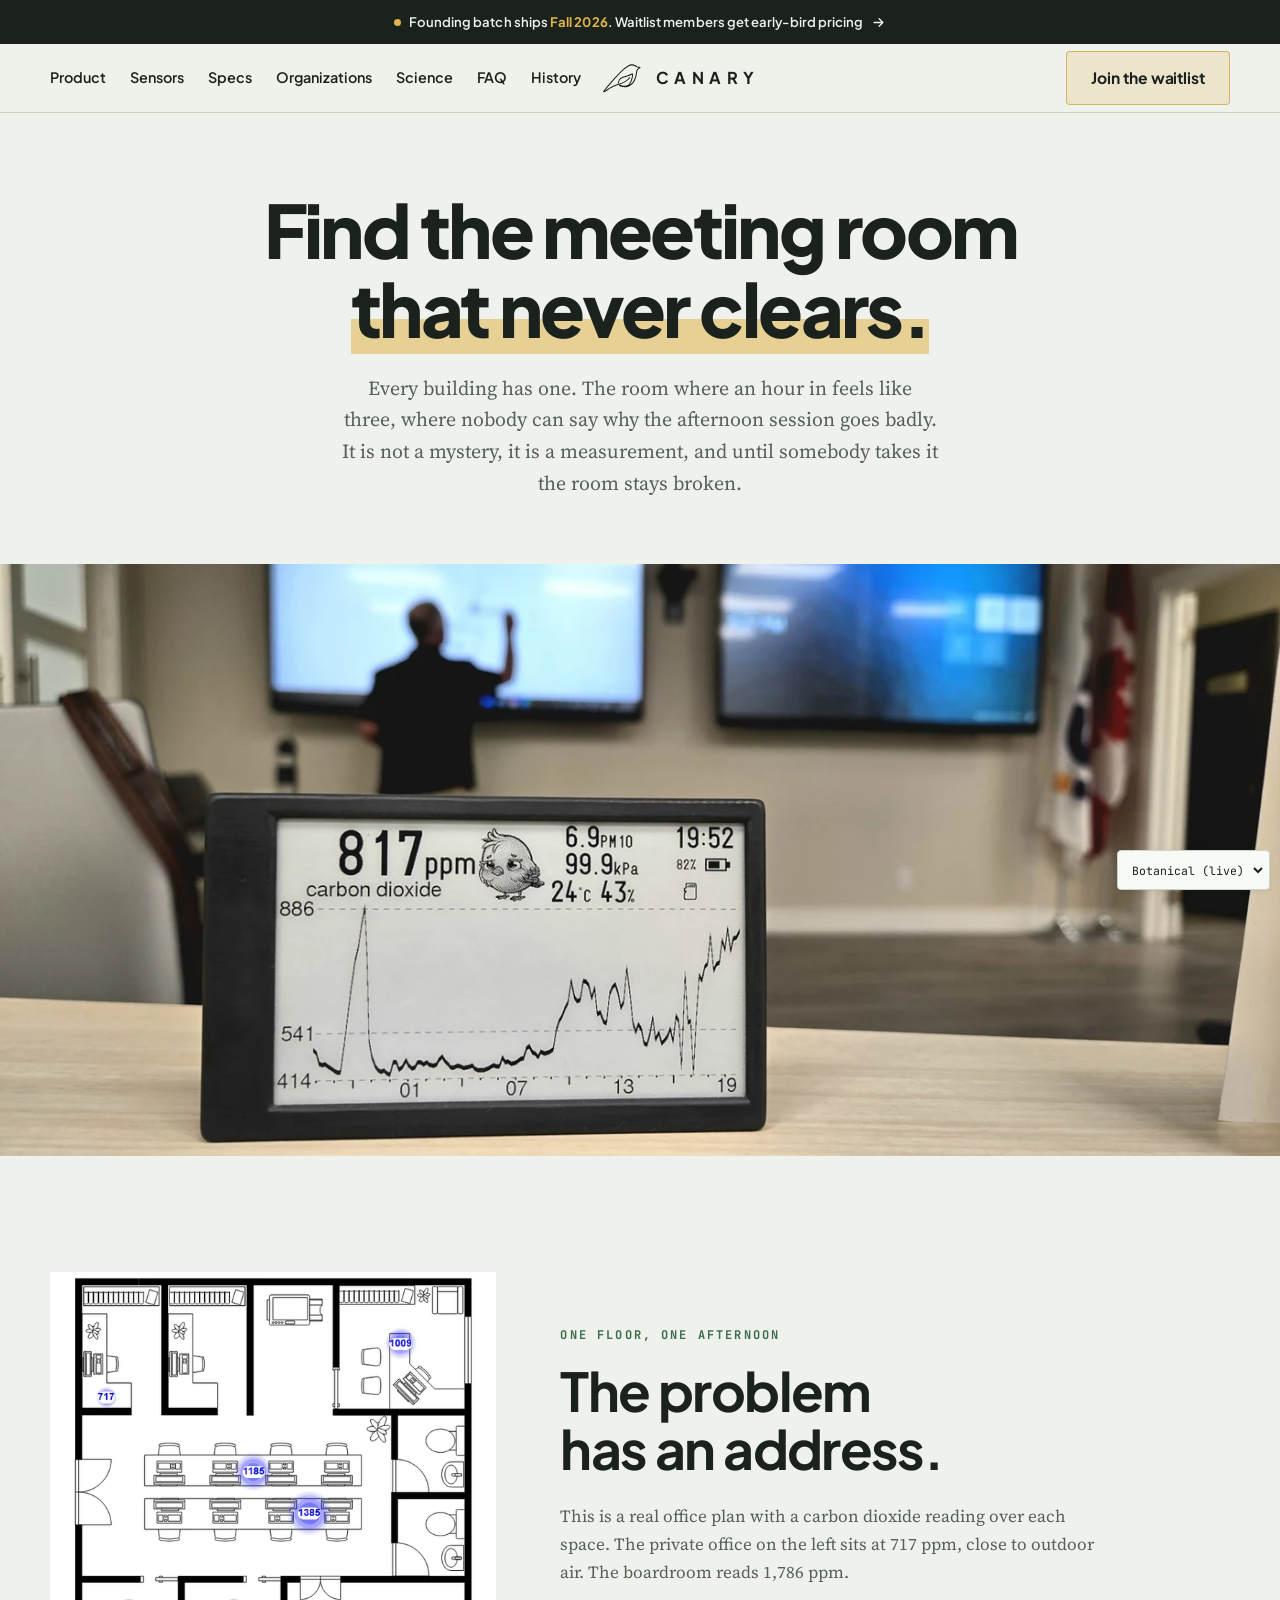
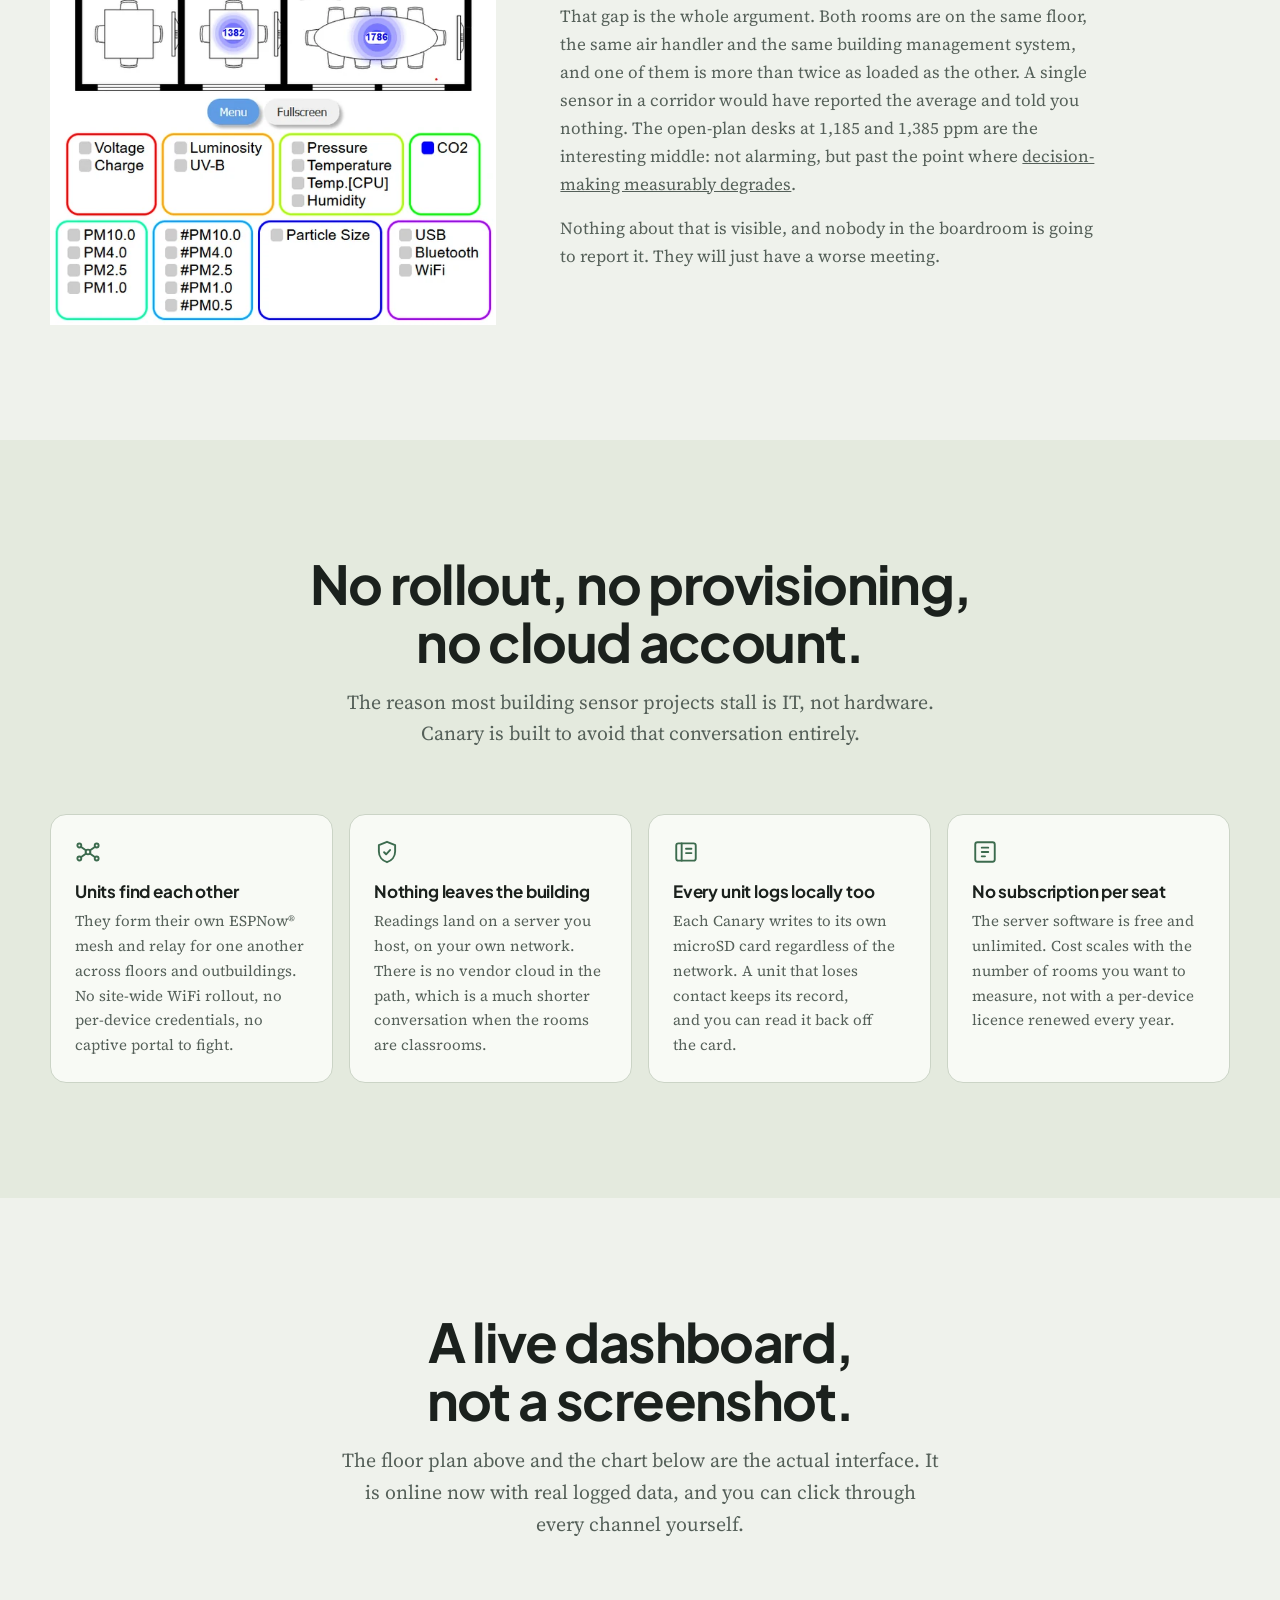
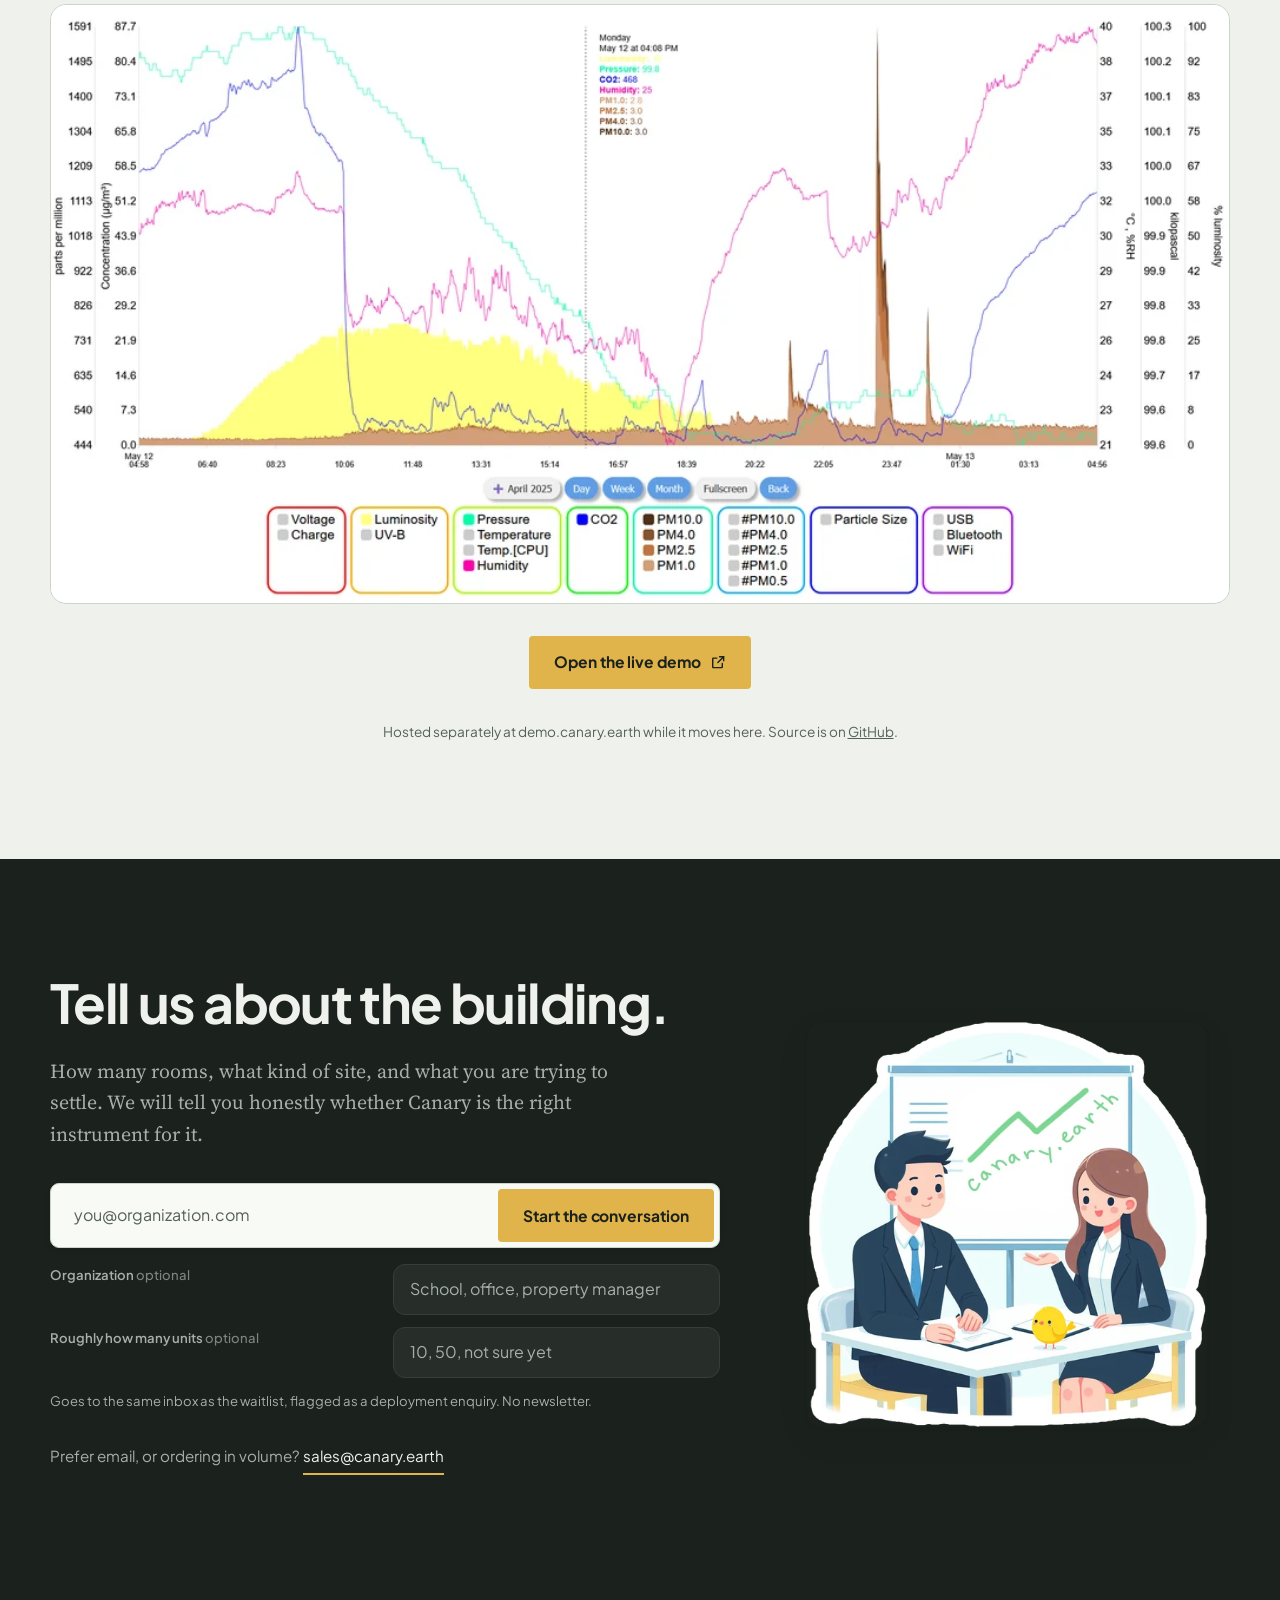
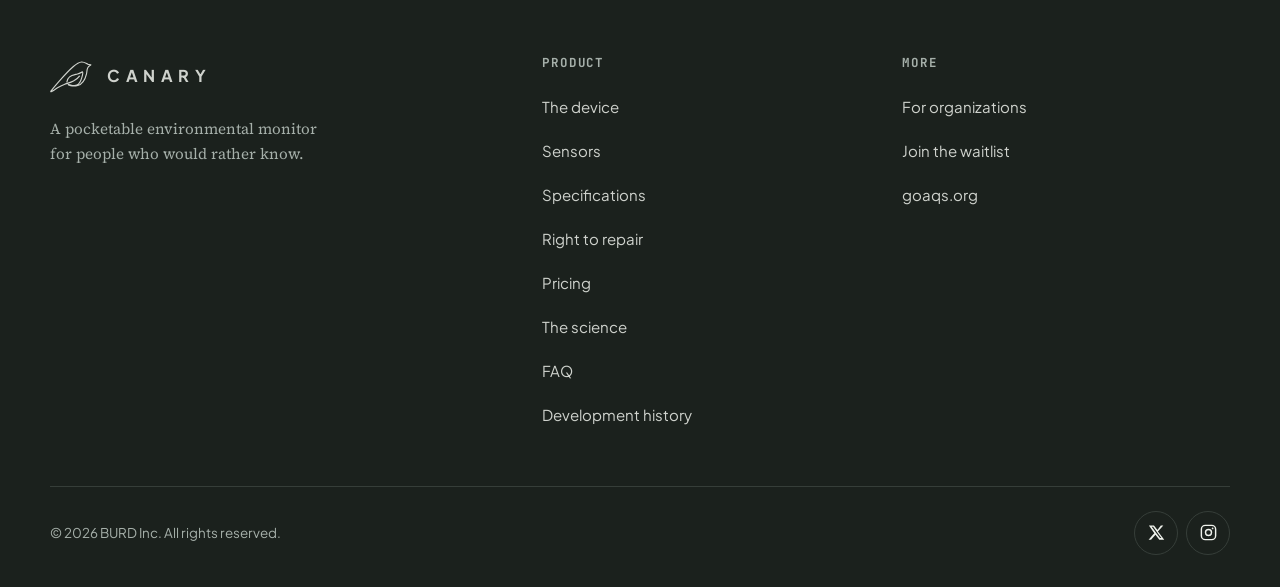
<file: business.html>
<!doctype html>
<html lang="en">
<head>
<meta charset="utf-8">
<meta name="viewport" content="width=device-width, initial-scale=1">
<title>Canary for organizations</title>
<meta name="description" content="Canary for offices, schools and facilities: a self-hosted mesh of air quality monitors with no per-device provisioning and nothing leaving your network. See the live floor plan demo, or talk to us about a deployment.">
<meta name="theme-color" content="#EFF2EC">
<meta property="og:title" content="Canary for organizations">
<meta property="og:description" content="Find the meeting room that never clears. A self-hosted mesh of monitors for offices, schools and facilities.">
<meta property="og:type" content="website">
<meta property="og:image" content="assets/img/biz-floorplan-620.png">
<meta name="twitter:card" content="summary_large_image">

<link rel="preconnect" href="https://fonts.googleapis.com">
<link rel="preconnect" href="https://fonts.gstatic.com" crossorigin>
<link rel="stylesheet" href="https://fonts.googleapis.com/css2?family=Plus+Jakarta+Sans:wght@500;600;700;800&family=Source+Serif+4:ital,opsz,wght@0,8..60,400;0,8..60,600;1,8..60,400&family=JetBrains+Mono:wght@400;700&display=swap">
<link rel="stylesheet" href="assets/site.css">
<script>document.documentElement.className += " js";</script>
<script src="assets/site.js" defer></script>
</head>

<body>
<a class="skip" href="#main">Skip to main content</a>

<div class="announce">
  <a href="index.html?from=business-bar#waitlist">
    <span class="announce-dot" aria-hidden="true"></span>
    <span>Founding batch ships <em>Fall 2026</em>. Waitlist members get early-bird pricing</span>
    <svg class="announce-arrow" width="15" height="15" viewBox="0 0 24 24" fill="none" stroke="currentColor" stroke-width="2.2" stroke-linecap="round" stroke-linejoin="round" aria-hidden="true"><path d="M5 12h14M13 6l6 6-6 6"/></svg>
  </a>
</div>
<header class="header">
  <div class="wrap header-in">
    <nav class="nav-left" aria-label="Primary">
      <a class="nav-link" href="index.html#product">Product</a>
      <a class="nav-link" href="index.html#sensors">Sensors</a>
      <a class="nav-link" href="index.html#specs">Specs</a>
      <a class="nav-link" href="business.html" aria-current="page">Organizations</a>
      <a class="nav-link" href="science.html">Science</a>
      <a class="nav-link" href="index.html#faq">FAQ</a>
      <a class="nav-link" href="history.html">History</a>
    </nav>

    <button class="icon-btn menu-btn" id="menuOpen" aria-expanded="false" aria-controls="mobileMenu">
      <span class="visually-hidden">Open menu</span>
      <svg width="24" height="24" viewBox="0 0 24 24" fill="none" stroke="currentColor" stroke-width="1.9" stroke-linecap="round" aria-hidden="true"><path d="M3 6h18M3 12h18M3 18h18"/></svg>
    </button>

    <a class="brand" href="index.html#top" aria-label="Canary, home">
      <svg viewBox="135 23 125 93" xmlns="http://www.w3.org/2000/svg" aria-hidden="true" style="overflow:visible">
        <path fill="none" stroke="var(--ink)" stroke-width="3.4" stroke-linecap="round" stroke-linejoin="round" d="m 185.28631,85.449901 c 0.53981,-4.739076 3.10759,-11.309465 7.85844,-15.242635 6.52824,-5.40464 15.77441,-6.387205 23.66324,-8.386515 5.00851,-1.26934 12.50459,-5.354226 14.99126,-6.562898 1.8823,1.420138 -2.72461,33.867042 -16.73187,39.590572 -6.01541,2.457965 -13.43565,1.040776 -19.38442,-0.435638 -1.12747,-0.279824 -6.55337,-2.503756 -6.47924,-0.710766 0.0398,0.962277 6.06003,2.400837 7.25956,2.685477 7.38681,1.642832 14.03814,1.572882 21.40304,-0.521801 15.0143,-4.27029 22.21028,-19.516716 25.59988,-33.672266 1.14869,-4.79712 1.27228,-10.151599 2.47816,-14.915109 0.73637,-2.90881 1.71572,-5.395932 3.85031,-7.529462 1.23336,-1.23275 2.79988,-2.538041 4.34476,-3.267113 3.14908,-1.486146 3.28012,-1.906641 0.51541,-2.474151 -3.83753,-0.787727 -4.79503,-0.498528 -7.12064,-1.667071 -6.36902,-3.2002 -11.1764,-6.954139 -18.65481,-6.422649 -9.06366,0.64416 -17.6416,7.649078 -24.25034,13.322308 -15.34967,13.17684 -28.83442,28.439963 -42.13003,43.637753 -6.74483,7.70981 -13.19973,15.280623 -19.60725,23.273943 -1.54631,1.929 -2.87688,3.55362 -4.58545,5.58254 -0.643,0.76355 -1.56438,2.43374 -0.64515,2.9956 1.24622,0.76173 14.54767,-8.94105 19.82505,-12.16023 6.22971,-3.86317 13.04786,-7.2563 19.94447,-9.76933 9.32262,-3.39703 18.68446,-5.380027 27.50726,-10.052607 6.56233,-3.47543 13.23832,-8.245034 17.65457,-14.495866"/>
      </svg>
      <span class="brand-word">Canary</span>
    </a>

    <div class="nav-right">
      <a class="btn nav-cta" href="index.html?from=business-header#waitlist"><span>Join<span class="nav-cta-more"> the waitlist</span></span></a>
    </div>
  </div>
</header>

<div class="menu" id="mobileMenu" data-open="false" role="dialog" aria-modal="true" aria-label="Site menu">
  <div class="menu-head">
    <span class="brand-word">Canary</span>
    <button class="icon-btn" id="menuClose">
      <span class="visually-hidden">Close menu</span>
      <svg width="24" height="24" viewBox="0 0 24 24" fill="none" stroke="currentColor" stroke-width="1.9" stroke-linecap="round" aria-hidden="true"><path d="M6 6l12 12M18 6L6 18"/></svg>
    </button>
  </div>
  <a href="index.html#product">Product</a>
  <a href="index.html#sensors">Sensors</a>
  <a href="index.html#specs">Specs</a>
  <a href="index.html#repair">Repair</a>
  <a href="business.html" aria-current="page">Organizations</a>
  <a href="science.html">Science</a>
  <a href="index.html#faq">FAQ</a>
  <a href="history.html">History</a>
  <a class="btn" href="index.html?from=business-menu#waitlist">Join the waitlist</a>
</div>

<main id="main">

<section class="hero wrap" id="top" style="padding-bottom:0">
  <h1>Find the meeting room<br><span class="stroke-gold">that never clears.</span></h1>
  <p class="lede">Every building has one. The room where an hour in feels like three, where nobody
    can say why the afternoon session goes badly. It is not a mystery, it is a measurement, and
    until somebody takes it the room stays broken.</p>

  <div class="hero-media">
    <picture>
      <source type="image/webp" sizes="100vw" srcset="assets/img/biz-room-900.webp 900w, assets/img/biz-room-1400.webp 1400w, assets/img/biz-room-2000.webp 2000w">
      <img src="assets/img/biz-room-1400.png" width="4000" height="1848" fetchpriority="high"
           decoding="async" sizes="100vw" srcset="assets/img/biz-room-900.png 900w, assets/img/biz-room-1400.png 1400w, assets/img/biz-room-2000.png 2000w" alt="A Canary on a boardroom table reading 817 ppm carbon dioxide, its 24-hour curve flat overnight and climbing steadily through the afternoon, with a presentation running on screens behind it.">
    </picture>
  </div>
</section>

<!-- ========================= THE FLOOR PLAN ======================= -->
<section class="section" id="floorplan" aria-labelledby="floorplan-h">
  <div class="wrap">
    <div class="sci-split">
      <div class="sci-fig-wrap sci-fig-wrap--wide">
          <picture>
            <source type="image/webp" sizes="(min-width:900px) 40vw, 88vw" srcset="assets/img/biz-floorplan-420.webp 420w, assets/img/biz-floorplan-620.webp 620w, assets/img/biz-floorplan-635.webp 635w">
            <img class="sci-fig" src="assets/img/biz-floorplan-620.png" loading="lazy"
                 decoding="async" sizes="(min-width:900px) 40vw, 88vw" srcset="assets/img/biz-floorplan-420.png 420w, assets/img/biz-floorplan-620.png 620w, assets/img/biz-floorplan-635.png 635w" alt="A floor plan of an office with a carbon dioxide reading over each space: 717 ppm in a private office, 1009 in a second, 1185 and 1385 over two rows of open-plan desks, 1382 in a small meeting room, and 1786 ppm in the boardroom.">
          </picture>
      </div>
      <div class="sci-body">
        <p class="eyebrow">One floor, one afternoon</p>
        <h2 id="floorplan-h">The problem has an address.</h2>
        <p>This is a real office plan with a carbon dioxide reading over each space. The private
          office on the left sits at 717&nbsp;ppm, close to outdoor air. The boardroom reads
          1,786&nbsp;ppm.</p>
        <p>That gap is the whole argument. Both rooms are on the same floor, the same air handler
          and the same building management system, and one of them is more than twice as loaded as
          the other. A single sensor in a corridor would have reported the average and told you
          nothing. The open-plan desks at 1,185 and 1,385&nbsp;ppm are the interesting middle: not
          alarming, but past the point where
          <a href="science.html#co2">decision-making measurably degrades</a>.</p>
        <p>Nothing about that is visible, and nobody in the boardroom is going to report it. They
          will just have a worse meeting.</p>
      </div>
    </div>
  </div>
</section>

<!-- =========================== DEPLOYING ========================== -->
<section class="section band" id="deploy" aria-labelledby="deploy-h">
  <div class="wrap">
    <div class="section-head">
      <h2 id="deploy-h">No rollout, no provisioning, no cloud account.</h2>
      <p class="lede">The reason most building sensor projects stall is IT, not hardware. Canary is
        built to avoid that conversation entirely.</p>
    </div>
    <div class="deploy-grid">
      <div>
        <svg class="ico" viewBox="0 0 24 24" fill="none" stroke="currentColor" stroke-width="1.75" stroke-linecap="round" stroke-linejoin="round" aria-hidden="true"><circle cx="12" cy="12" r="2.2"/><circle cx="4" cy="6" r="1.8"/><circle cx="20" cy="6" r="1.8"/><circle cx="4" cy="18" r="1.8"/><circle cx="20" cy="18" r="1.8"/><path d="M5.4 7.1L10.3 10.7M18.6 7.1L13.7 10.7M5.4 16.9L10.3 13.3M18.6 16.9L13.7 13.3"/></svg>
        <b>Units find each other</b>
        <p>They form their own ESPNow&reg; mesh and relay for one another across floors and
          outbuildings. No site&#8209;wide WiFi rollout, no per&#8209;device credentials, no
          captive portal to fight.</p>
      </div>
      <div>
        <svg class="ico" viewBox="0 0 24 24" fill="none" stroke="currentColor" stroke-width="1.75" stroke-linecap="round" stroke-linejoin="round" aria-hidden="true"><path d="M12 2.6l7.5 3v6c0 4.6-3.1 8.4-7.5 9.8-4.4-1.4-7.5-5.2-7.5-9.8v-6z"/><path d="M9.3 12.2l1.9 1.9 3.6-3.9"/></svg>
        <b>Nothing leaves the building</b>
        <p>Readings land on a server you host, on your own network. There is no vendor cloud in the
          path, which is a much shorter conversation when the rooms are classrooms.</p>
      </div>
      <div>
        <svg class="ico" viewBox="0 0 24 24" fill="none" stroke="currentColor" stroke-width="1.75" stroke-linecap="round" stroke-linejoin="round" aria-hidden="true"><rect x="3" y="4" width="18" height="16" rx="2"/><path d="M8 4v16"/><path d="M12 9h5M12 13h5"/></svg>
        <b>Every unit logs locally too</b>
        <p>Each Canary writes to its own microSD card regardless of the network. A unit that loses
          contact keeps its record, and you can read it back off the card.</p>
      </div>
      <div>
        <svg class="ico" viewBox="0 0 24 24" fill="none" stroke="currentColor" stroke-width="1.75" stroke-linecap="round" stroke-linejoin="round" aria-hidden="true"><path d="M5 3h14a2 2 0 0 1 2 2v14a2 2 0 0 1-2 2H5a2 2 0 0 1-2-2V5a2 2 0 0 1 2-2z"/><path d="M9 8h6M9 12h6M9 16h3"/></svg>
        <b>No subscription per seat</b>
        <p>The server software is free and unlimited. Cost scales with the number of rooms you want
          to measure, not with a per&#8209;device licence renewed every year.</p>
      </div>
    </div>
  </div>
</section>

<!-- ============================= DEMO ============================= -->
<section class="section" id="demo" aria-labelledby="demo-h">
  <div class="wrap">
    <div class="section-head">
      <h2 id="demo-h">A live dashboard, not a screenshot.</h2>
      <p class="lede">The floor plan above and the chart below are the actual interface. It is
        online now with real logged data, and you can click through every channel yourself.</p>
    </div>
          <picture>
            <source type="image/webp" sizes="(min-width:900px) 76vw, 92vw" srcset="assets/img/biz-chart-640.webp 640w, assets/img/biz-chart-1000.webp 1000w, assets/img/biz-chart-1600.webp 1600w">
            <img class="sci-fig biz-chart" src="assets/img/biz-chart-1000.png" loading="lazy"
                 decoding="async" sizes="(min-width:900px) 76vw, 92vw" srcset="assets/img/biz-chart-640.png 640w, assets/img/biz-chart-1000.png 1000w, assets/img/biz-chart-1600.png 1600w" alt="A self-hosted dashboard plotting a full day of luminosity, pressure, carbon dioxide, humidity and four particulate sizes together, with toggles for every channel.">
          </picture>
    <p style="text-align:center; margin-top:var(--s-6)">
      <a class="btn" href="https://demo.canary.earth" target="_blank" rel="noopener">
        Open the live demo
        <svg class="ico" viewBox="0 0 24 24" fill="none" stroke="currentColor" stroke-width="2.1" stroke-linecap="round" stroke-linejoin="round" aria-hidden="true"><path d="M14 4h6v6"/><path d="M20 4l-8.5 8.5"/><path d="M18 14v5a1 1 0 0 1-1 1H5a1 1 0 0 1-1-1V7a1 1 0 0 1 1-1h5"/></svg>
      </a>
    </p>
    <p class="spec-note">Hosted separately at demo.canary.earth while it moves here. Source is on
      <a href="https://github.com/CanaryEarth/demo" target="_blank" rel="noopener">GitHub</a>.</p>
  </div>
</section>

<!-- ============================ CONTACT =========================== -->
<section class="section dark" id="contact" aria-labelledby="contact-h">
  <div class="wrap">
    <div class="sci-split sci-split--flip">
      <div class="sci-fig-wrap">
          <picture>
            <source type="image/webp" sizes="(min-width:900px) 34vw, 78vw" srcset="assets/img/biz-meeting-380.webp 380w, assets/img/biz-meeting-560.webp 560w, assets/img/biz-meeting-800.webp 800w">
            <img class="sci-fig sci-fig--art" src="assets/img/biz-meeting-560.png" loading="lazy"
                 decoding="async" sizes="(min-width:900px) 34vw, 78vw" srcset="assets/img/biz-meeting-380.png 380w, assets/img/biz-meeting-560.png 560w, assets/img/biz-meeting-800.png 800w" alt="An illustration of two people in a meeting with a Canary on the table and a rising chart on the board behind them.">
          </picture>
      </div>
      <div class="sci-body">
        <h2 id="contact-h">Tell us about the building.</h2>
        <p class="lede lede--dark">How many rooms, what kind of site, and what you are trying to
          settle. We will tell you honestly whether Canary is the right instrument for it.</p>

        <form class="hero-form" action="https://formspree.io/f/mqpznawg" method="POST" data-waitlist novalidate
              style="max-width:none; margin-top:var(--s-6)">
          <label class="visually-hidden" for="email-biz">Work email address</label>
          <div class="field-row">
            <input id="email-biz" type="email" name="email" required autocomplete="email"
                   inputmode="email" placeholder="you@organization.com" aria-describedby="note-biz">
            <button class="btn" type="submit"><span data-label>Start the conversation</span></button>
          </div>
          <div class="biz-extra">
            <label for="org-biz">Organization <span>optional</span></label>
            <input id="org-biz" type="text" name="organization" autocomplete="organization"
                   placeholder="School, office, property manager">
            <label for="units-biz">Roughly how many units <span>optional</span></label>
            <input id="units-biz" type="text" name="units" inputmode="numeric"
                   placeholder="10, 50, not sure yet">
          </div>
          <input class="hp" type="text" name="_gotcha" tabindex="-1" autocomplete="off" aria-hidden="true">
          <input type="hidden" name="_subject" value="Canary deployment enquiry">
          <input type="hidden" name="source" value="business">
          <p class="form-note" id="note-biz">Goes to the same inbox as the waitlist, flagged as a
            deployment enquiry. No newsletter.</p>
          <p class="form-status" role="status" aria-live="polite"></p>
        </form>

        <p class="biz-mail">
          Prefer email, or ordering in volume?
          <span data-mail="htrae.yranac:selas">sales at canary dot earth</span>
        </p>
      </div>
    </div>
  </div>
</section>

</main>

<footer class="footer">
  <div class="wrap">
    <div class="footer-top">
      <div>
        <a class="brand" href="index.html#top" style="justify-self:start; margin-left:-.35rem" aria-label="Canary, back to top">
          <svg viewBox="135 23 125 93" xmlns="http://www.w3.org/2000/svg" aria-hidden="true" style="overflow:visible; width:42px">
            <path fill="none" stroke="var(--cream)" stroke-width="3.4" stroke-linecap="round" stroke-linejoin="round" d="m 185.28631,85.449901 c 0.53981,-4.739076 3.10759,-11.309465 7.85844,-15.242635 6.52824,-5.40464 15.77441,-6.387205 23.66324,-8.386515 5.00851,-1.26934 12.50459,-5.354226 14.99126,-6.562898 1.8823,1.420138 -2.72461,33.867042 -16.73187,39.590572 -6.01541,2.457965 -13.43565,1.040776 -19.38442,-0.435638 -1.12747,-0.279824 -6.55337,-2.503756 -6.47924,-0.710766 0.0398,0.962277 6.06003,2.400837 7.25956,2.685477 7.38681,1.642832 14.03814,1.572882 21.40304,-0.521801 15.0143,-4.27029 22.21028,-19.516716 25.59988,-33.672266 1.14869,-4.79712 1.27228,-10.151599 2.47816,-14.915109 0.73637,-2.90881 1.71572,-5.395932 3.85031,-7.529462 1.23336,-1.23275 2.79988,-2.538041 4.34476,-3.267113 3.14908,-1.486146 3.28012,-1.906641 0.51541,-2.474151 -3.83753,-0.787727 -4.79503,-0.498528 -7.12064,-1.667071 -6.36902,-3.2002 -11.1764,-6.954139 -18.65481,-6.422649 -9.06366,0.64416 -17.6416,7.649078 -24.25034,13.322308 -15.34967,13.17684 -28.83442,28.439963 -42.13003,43.637753 -6.74483,7.70981 -13.19973,15.280623 -19.60725,23.273943 -1.54631,1.929 -2.87688,3.55362 -4.58545,5.58254 -0.643,0.76355 -1.56438,2.43374 -0.64515,2.9956 1.24622,0.76173 14.54767,-8.94105 19.82505,-12.16023 6.22971,-3.86317 13.04786,-7.2563 19.94447,-9.76933 9.32262,-3.39703 18.68446,-5.380027 27.50726,-10.052607 6.56233,-3.47543 13.23832,-8.245034 17.65457,-14.495866"/>
          </svg>
          <span class="brand-word">Canary</span>
        </a>
        <p style="color:var(--muted-dark); font-size:.95rem; margin-top:var(--s-4); max-width:34ch">
          A pocketable environmental monitor for people who would rather know.
        </p>
      </div>

      <div>
        <h3>Product</h3>
        <ul>
          <li><a href="index.html#product">The device</a></li>
          <li><a href="index.html#sensors">Sensors</a></li>
          <li><a href="index.html#specs">Specifications</a></li>
          <li><a href="index.html#repair">Right to repair</a></li>
          <li><a href="index.html#pricing">Pricing</a></li>
          <li><a href="science.html">The science</a></li>
          <li><a href="index.html#faq">FAQ</a></li>
          <li><a href="history.html">Development history</a></li>
        </ul>
      </div>

      <div>
        <h3>More</h3>
        <ul>
          <li><a href="index.html#organizations">For organizations</a></li>
          <li><a href="index.html?from=business-footer#waitlist">Join the waitlist</a></li>
          <li><a href="https://goaqs.org" rel="noopener">goaqs.org</a></li>
        </ul>
      </div>
    </div>

    <div class="footer-bottom">
      <span>&copy; <span id="year">2026</span> BURD Inc. All rights reserved.</span>
      <div class="social">
        <a href="https://x.com/canary_earth" rel="noopener" aria-label="Canary on X">
          <svg viewBox="0 0 24 24" fill="currentColor" aria-hidden="true"><path d="M17.5 3h3.1l-6.8 7.7L21.8 21h-6.2l-4.9-6.3L5.1 21H2l7.2-8.2L2.4 3h6.4l4.4 5.8L17.5 3zm-1.1 16.1h1.7L7.7 4.8H5.9l10.5 14.3z"/></svg>
        </a>
        <a href="https://www.instagram.com/canary.earth/" rel="noopener" aria-label="Canary on Instagram">
          <svg viewBox="0 0 24 24" fill="none" stroke="currentColor" stroke-width="1.8" aria-hidden="true"><rect x="3" y="3" width="18" height="18" rx="5"/><circle cx="12" cy="12" r="3.8"/><circle cx="17.2" cy="6.8" r="1.1" fill="currentColor" stroke="none"/></svg>
        </a>
      </div>
    </div>
  </div>
</footer>
</body>
</html>
</file>
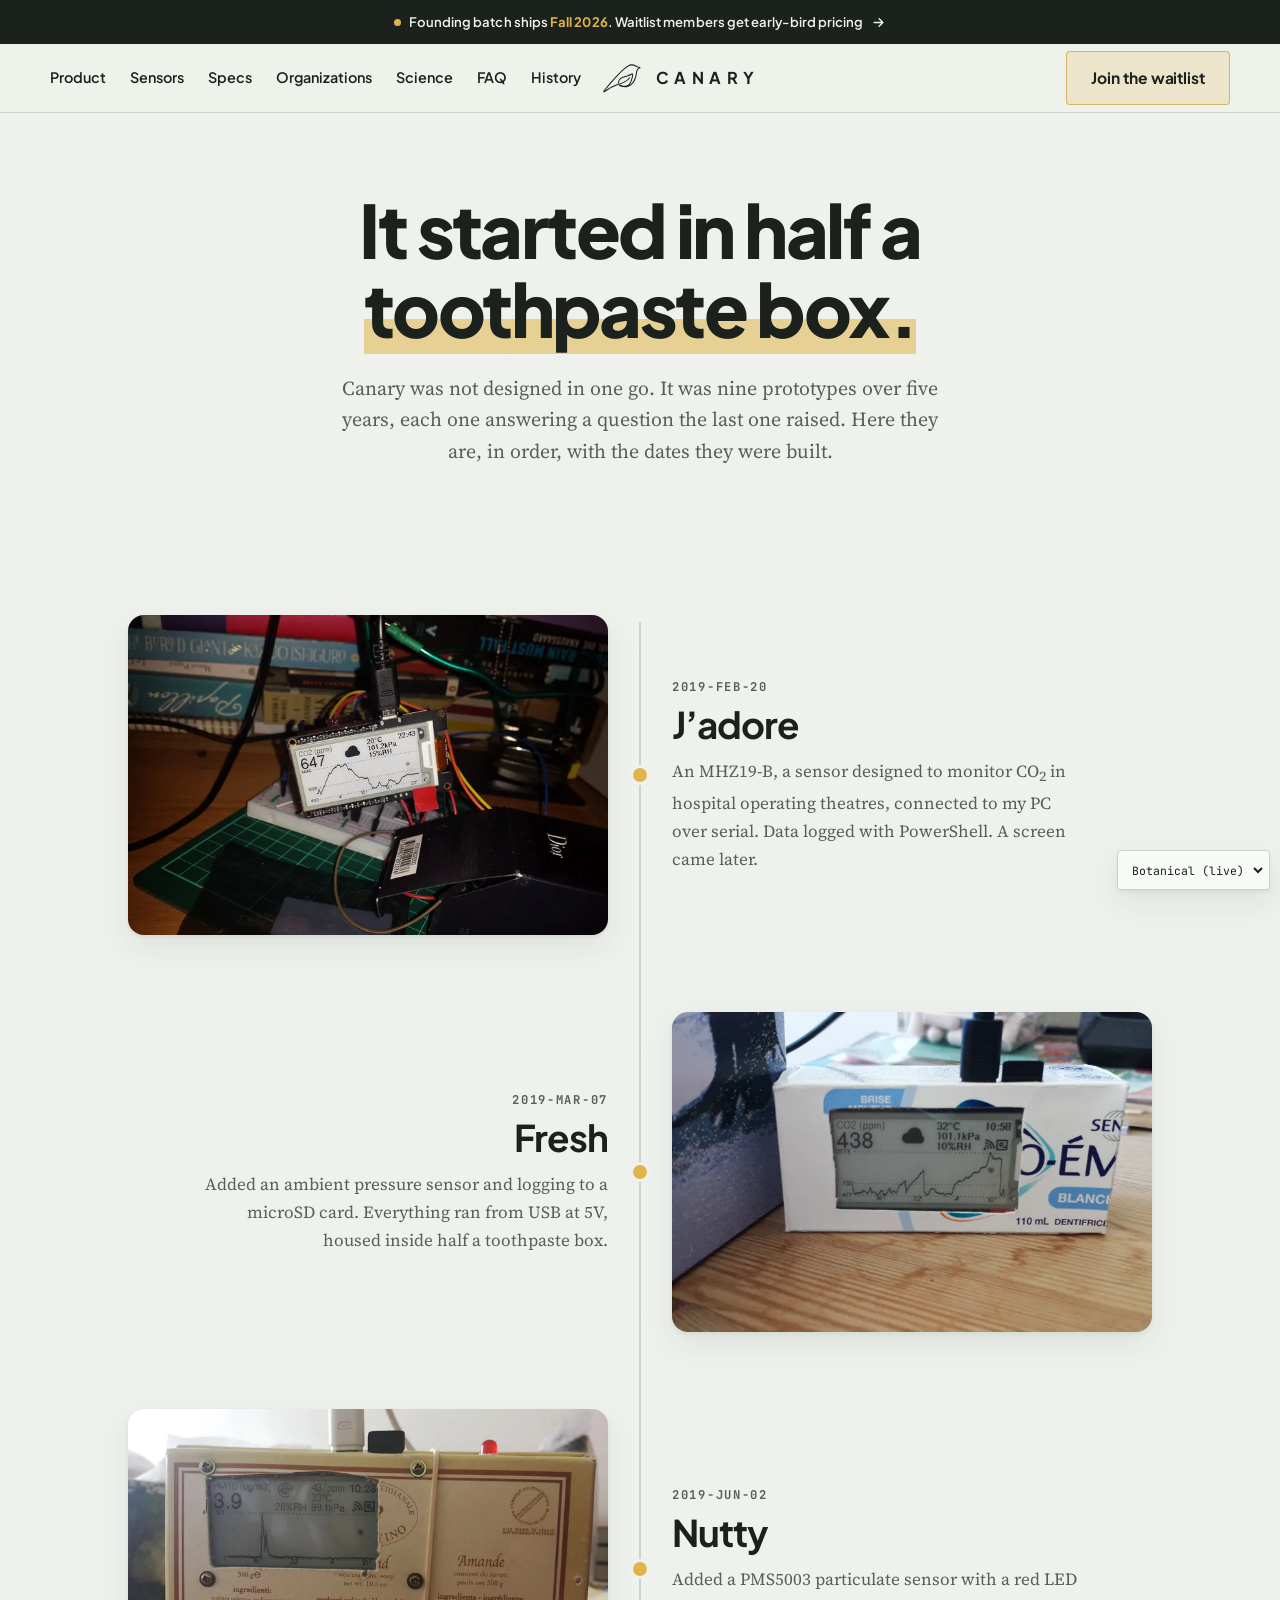
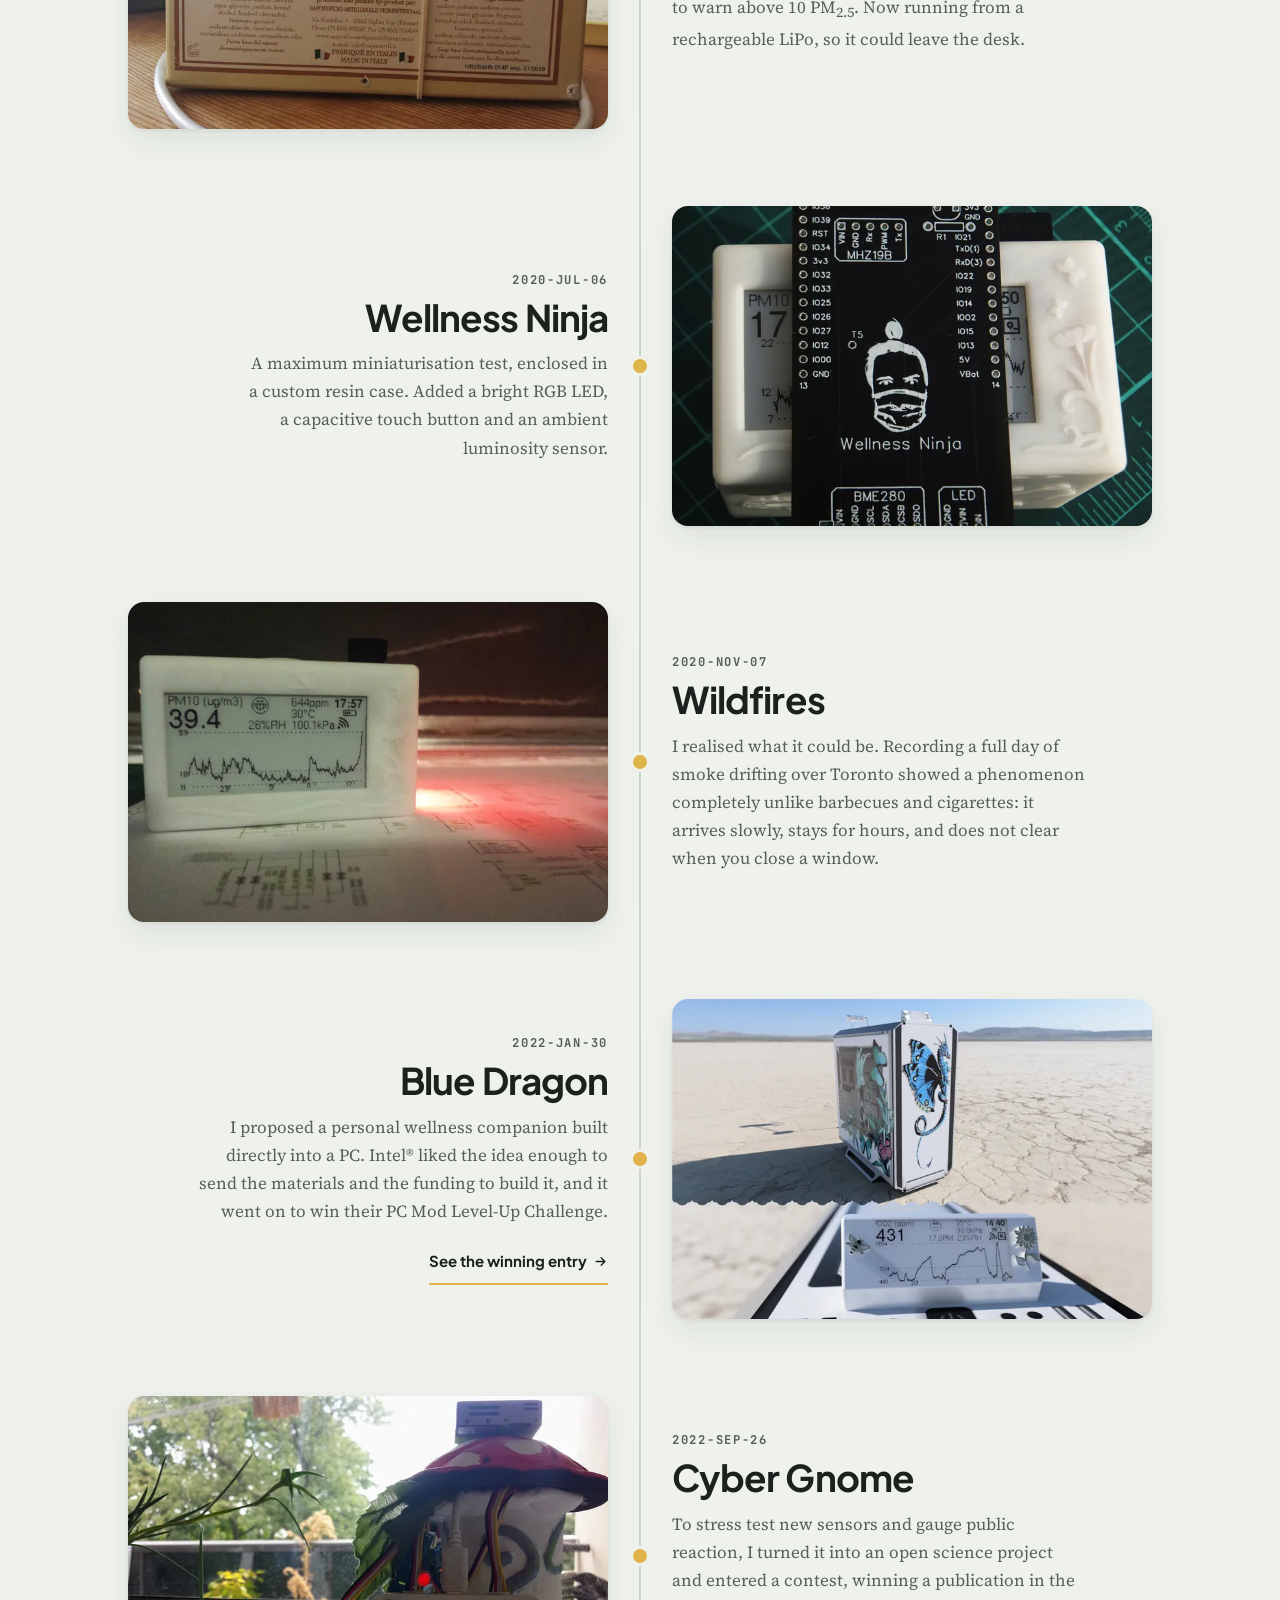
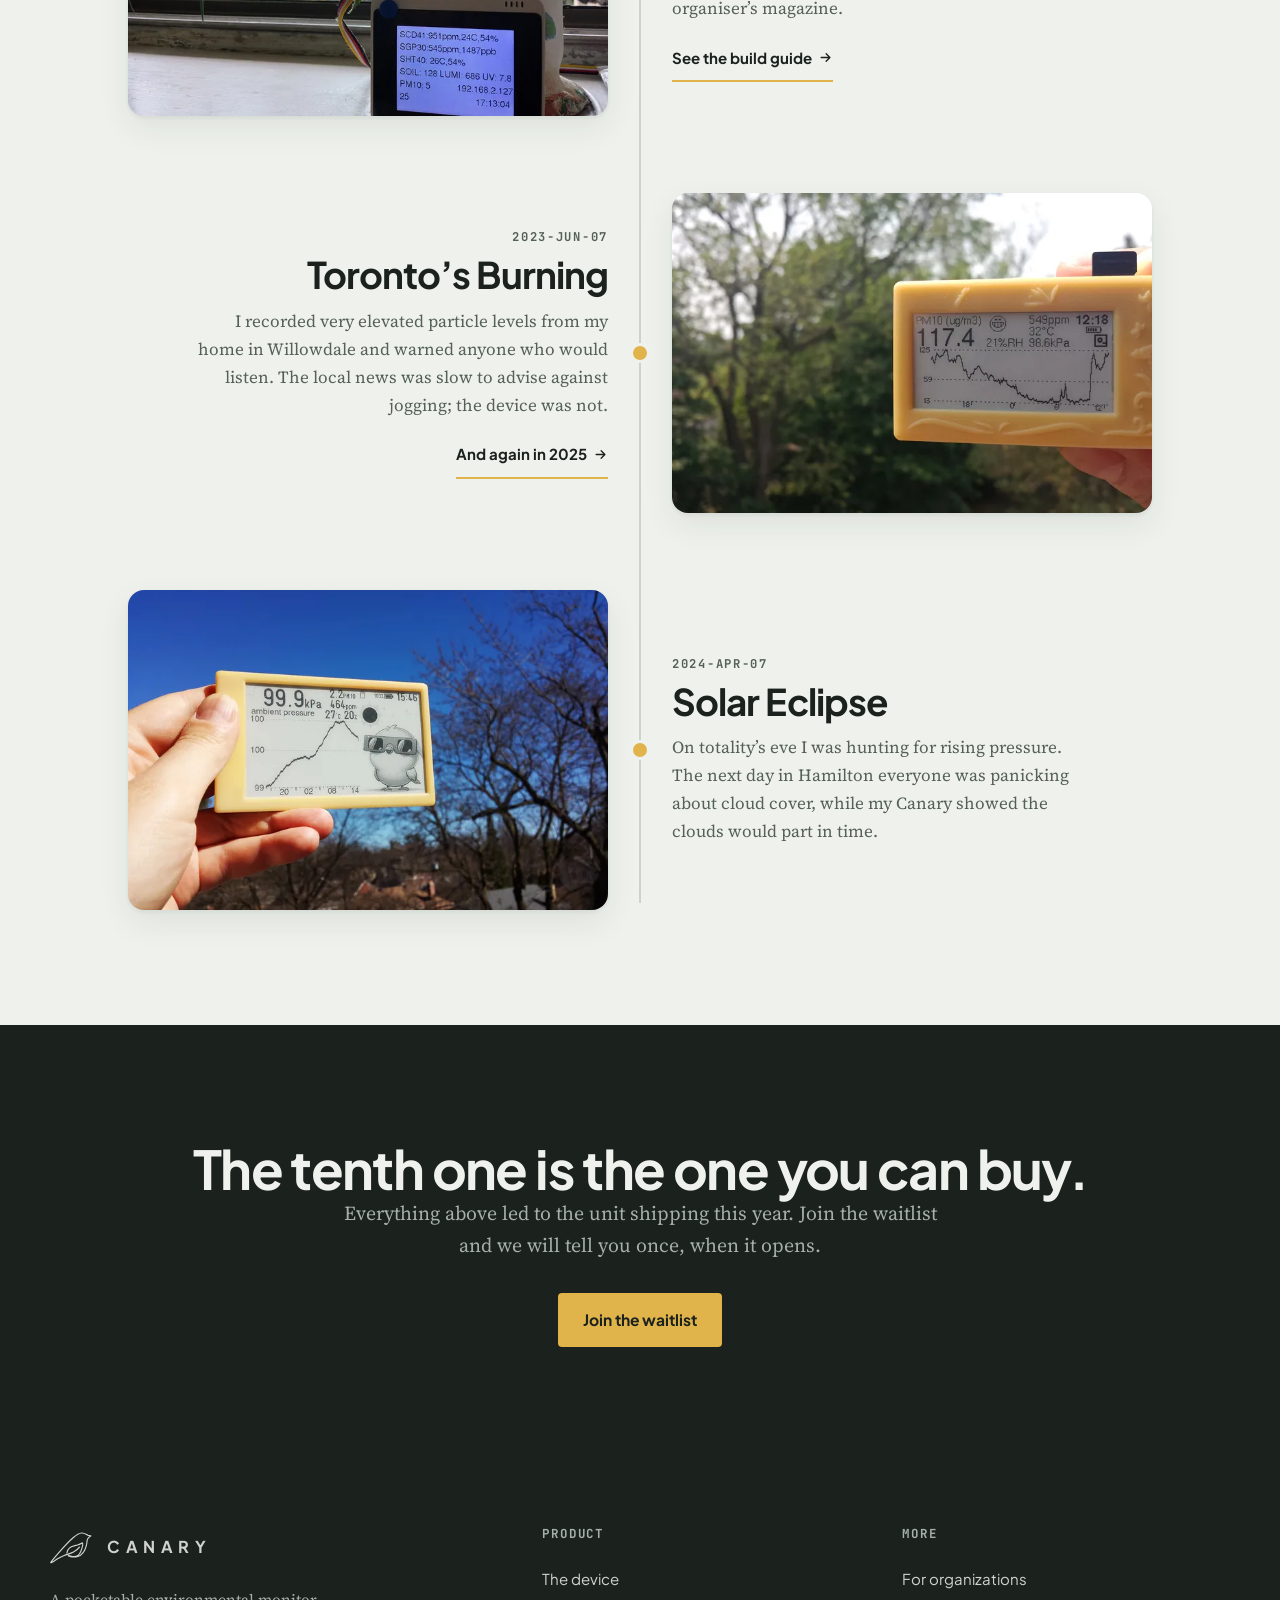
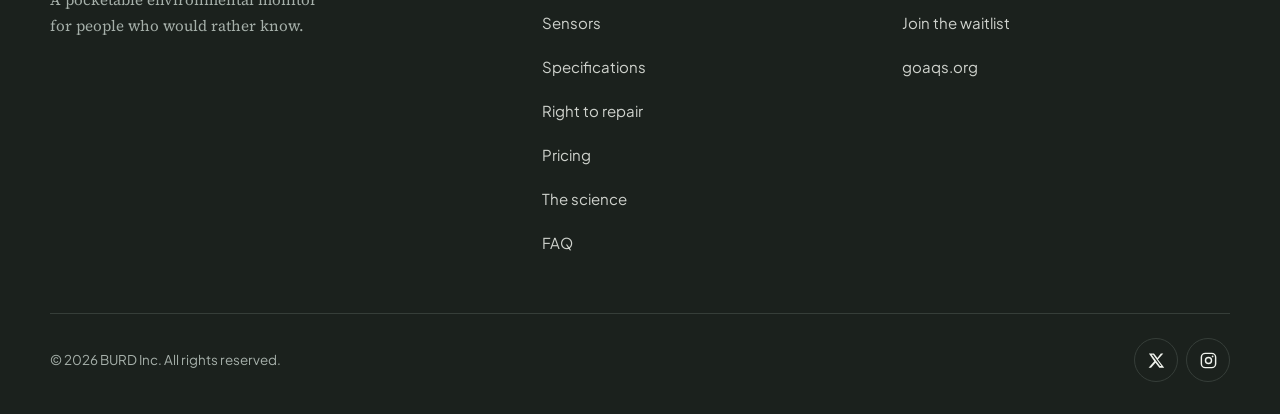
<file: history.html>
<!doctype html>
<html lang="en">
<head>
<meta charset="utf-8">
<meta name="viewport" content="width=device-width, initial-scale=1">
<title>Canary: development history</title>
<meta name="description" content="Five years of Canary prototypes, from a CO2 sensor taped to a PC in 2019 and a toothpaste-box enclosure to the finished e-paper monitor. Dated build log with photographs.">
<meta name="theme-color" content="#EFF2EC">
<meta property="og:title" content="Canary: development history">
<meta property="og:description" content="From half a toothpaste box in 2019 to a finished environmental monitor. Nine dated prototypes, photographed.">
<meta property="og:type" content="article">
<meta property="og:image" content="assets/img/hist-05-1000.jpg">
<meta name="twitter:card" content="summary_large_image">

<link rel="preconnect" href="https://fonts.googleapis.com">
<link rel="preconnect" href="https://fonts.gstatic.com" crossorigin>
<link rel="stylesheet" href="https://fonts.googleapis.com/css2?family=Plus+Jakarta+Sans:wght@500;600;700;800&family=Source+Serif+4:ital,opsz,wght@0,8..60,400;0,8..60,600;1,8..60,400&family=JetBrains+Mono:wght@400;700&display=swap">
<link rel="stylesheet" href="assets/site.css">
<script>document.documentElement.className += " js";</script>
<script src="assets/site.js" defer></script>
</head>

<body>
<a class="skip" href="#main">Skip to main content</a>

<div class="announce">
  <a href="index.html?from=history-bar#waitlist">
    <span class="announce-dot" aria-hidden="true"></span>
    <span>Founding batch ships <em>Fall 2026</em>. Waitlist members get early-bird pricing</span>
    <svg class="announce-arrow" width="15" height="15" viewBox="0 0 24 24" fill="none" stroke="currentColor" stroke-width="2.2" stroke-linecap="round" stroke-linejoin="round" aria-hidden="true"><path d="M5 12h14M13 6l6 6-6 6"/></svg>
  </a>
</div>
<header class="header">
  <div class="wrap header-in">
    <nav class="nav-left" aria-label="Primary">
      <a class="nav-link" href="index.html#product">Product</a>
      <a class="nav-link" href="index.html#sensors">Sensors</a>
      <a class="nav-link" href="index.html#specs">Specs</a>
      <a class="nav-link" href="business.html">Organizations</a>
      <a class="nav-link" href="science.html">Science</a>
      <a class="nav-link" href="index.html#faq">FAQ</a>
      <a class="nav-link" href="history.html" aria-current="page">History</a>
    </nav>

    <button class="icon-btn menu-btn" id="menuOpen" aria-expanded="false" aria-controls="mobileMenu">
      <span class="visually-hidden">Open menu</span>
      <svg width="24" height="24" viewBox="0 0 24 24" fill="none" stroke="currentColor" stroke-width="1.9" stroke-linecap="round" aria-hidden="true"><path d="M3 6h18M3 12h18M3 18h18"/></svg>
    </button>

    <a class="brand" href="index.html#top" aria-label="Canary, home">
      <svg viewBox="135 23 125 93" xmlns="http://www.w3.org/2000/svg" aria-hidden="true" style="overflow:visible">
        <path fill="none" stroke="var(--ink)" stroke-width="3.4" stroke-linecap="round" stroke-linejoin="round" d="m 185.28631,85.449901 c 0.53981,-4.739076 3.10759,-11.309465 7.85844,-15.242635 6.52824,-5.40464 15.77441,-6.387205 23.66324,-8.386515 5.00851,-1.26934 12.50459,-5.354226 14.99126,-6.562898 1.8823,1.420138 -2.72461,33.867042 -16.73187,39.590572 -6.01541,2.457965 -13.43565,1.040776 -19.38442,-0.435638 -1.12747,-0.279824 -6.55337,-2.503756 -6.47924,-0.710766 0.0398,0.962277 6.06003,2.400837 7.25956,2.685477 7.38681,1.642832 14.03814,1.572882 21.40304,-0.521801 15.0143,-4.27029 22.21028,-19.516716 25.59988,-33.672266 1.14869,-4.79712 1.27228,-10.151599 2.47816,-14.915109 0.73637,-2.90881 1.71572,-5.395932 3.85031,-7.529462 1.23336,-1.23275 2.79988,-2.538041 4.34476,-3.267113 3.14908,-1.486146 3.28012,-1.906641 0.51541,-2.474151 -3.83753,-0.787727 -4.79503,-0.498528 -7.12064,-1.667071 -6.36902,-3.2002 -11.1764,-6.954139 -18.65481,-6.422649 -9.06366,0.64416 -17.6416,7.649078 -24.25034,13.322308 -15.34967,13.17684 -28.83442,28.439963 -42.13003,43.637753 -6.74483,7.70981 -13.19973,15.280623 -19.60725,23.273943 -1.54631,1.929 -2.87688,3.55362 -4.58545,5.58254 -0.643,0.76355 -1.56438,2.43374 -0.64515,2.9956 1.24622,0.76173 14.54767,-8.94105 19.82505,-12.16023 6.22971,-3.86317 13.04786,-7.2563 19.94447,-9.76933 9.32262,-3.39703 18.68446,-5.380027 27.50726,-10.052607 6.56233,-3.47543 13.23832,-8.245034 17.65457,-14.495866"/>
      </svg>
      <span class="brand-word">Canary</span>
    </a>

    <div class="nav-right">
      <a class="btn nav-cta" href="index.html?from=history-header#waitlist"><span>Join<span class="nav-cta-more"> the waitlist</span></span></a>
    </div>
  </div>
</header>

<div class="menu" id="mobileMenu" data-open="false" role="dialog" aria-modal="true" aria-label="Site menu">
  <div class="menu-head">
    <span class="brand-word">Canary</span>
    <button class="icon-btn" id="menuClose">
      <span class="visually-hidden">Close menu</span>
      <svg width="24" height="24" viewBox="0 0 24 24" fill="none" stroke="currentColor" stroke-width="1.9" stroke-linecap="round" aria-hidden="true"><path d="M6 6l12 12M18 6L6 18"/></svg>
    </button>
  </div>
  <a href="index.html#product">Product</a>
  <a href="index.html#sensors">Sensors</a>
  <a href="index.html#specs">Specs</a>
  <a href="index.html#repair">Repair</a>
  <a href="business.html">Organizations</a>
  <a href="science.html">Science</a>
  <a href="index.html#faq">FAQ</a>
  <a href="history.html" aria-current="page">History</a>
  <a class="btn" href="index.html?from=history-menu#waitlist">Join the waitlist</a>
</div>

<main id="main">

<section class="hero wrap" id="top" style="padding-bottom:0">
  <h1>It started in half a<br><span class="stroke-gold">toothpaste box.</span></h1>
  <p class="lede">Canary was not designed in one go. It was nine prototypes over five years, each one
    answering a question the last one raised. Here they are, in order, with the dates they were built.</p>
</section>

<section class="section">
  <div class="wrap">
    <ol class="tl">
      <li class="tl-item">
        <div class="tl-media">
          <picture>
            <source type="image/webp" sizes="(min-width:900px) 46vw, 92vw" srcset="assets/img/hist-01-480.webp 480w, assets/img/hist-01-700.webp 700w, assets/img/hist-01-1000.webp 1000w">
            <img src="assets/img/hist-01-700.jpg" width="1200" height="800" loading="lazy"
                 decoding="async" sizes="(min-width:900px) 46vw, 92vw" srcset="assets/img/hist-01-480.jpg 480w, assets/img/hist-01-700.jpg 700w, assets/img/hist-01-1000.jpg 1000w" alt="A bare e-paper module and CO2 sensor wired to a breadboard on a desk in front of a stack of books, showing 647 ppm.">
          </picture>
        </div>
        <div class="tl-body">
          <p class="tl-date">2019-FEB-20</p>
          <h2>J&rsquo;adore</h2>
          <p>An MHZ19-B, a sensor designed to monitor CO<sub>2</sub> in hospital operating theatres, connected to my PC over serial. Data logged with PowerShell. A screen came later.</p>
        </div>
      </li>
      <li class="tl-item">
        <div class="tl-media">
          <picture>
            <source type="image/webp" sizes="(min-width:900px) 46vw, 92vw" srcset="assets/img/hist-02-480.webp 480w, assets/img/hist-02-700.webp 700w, assets/img/hist-02-1000.webp 1000w">
            <img src="assets/img/hist-02-700.jpg" width="1200" height="800" loading="lazy"
                 decoding="async" sizes="(min-width:900px) 46vw, 92vw" srcset="assets/img/hist-02-480.jpg 480w, assets/img/hist-02-700.jpg 700w, assets/img/hist-02-1000.jpg 1000w" alt="The prototype housed in half a cardboard toothpaste box, with a rectangular window cut out for the display.">
          </picture>
        </div>
        <div class="tl-body">
          <p class="tl-date">2019-MAR-07</p>
          <h2>Fresh</h2>
          <p>Added an ambient pressure sensor and logging to a microSD card. Everything ran from USB at 5V, housed inside half a toothpaste box.</p>
        </div>
      </li>
      <li class="tl-item">
        <div class="tl-media">
          <picture>
            <source type="image/webp" sizes="(min-width:900px) 46vw, 92vw" srcset="assets/img/hist-03-480.webp 480w, assets/img/hist-03-700.webp 700w, assets/img/hist-03-1000.webp 1000w">
            <img src="assets/img/hist-03-700.jpg" width="1200" height="800" loading="lazy"
                 decoding="async" sizes="(min-width:900px) 46vw, 92vw" srcset="assets/img/hist-03-480.jpg 480w, assets/img/hist-03-700.jpg 700w, assets/img/hist-03-1000.jpg 1000w" alt="The prototype rebuilt inside an Italian soap box, held together with screws, with a red warning LED lit on top.">
          </picture>
        </div>
        <div class="tl-body">
          <p class="tl-date">2019-JUN-02</p>
          <h2>Nutty</h2>
          <p>Added a PMS5003 particulate sensor with a red LED to warn above 10&nbsp;PM<sub>2.5</sub>. Now running from a rechargeable LiPo, so it could leave the desk.</p>
        </div>
      </li>
      <li class="tl-item">
        <div class="tl-media">
          <picture>
            <source type="image/webp" sizes="(min-width:900px) 46vw, 92vw" srcset="assets/img/hist-04-480.webp 480w, assets/img/hist-04-700.webp 700w, assets/img/hist-04-1000.webp 1000w">
            <img src="assets/img/hist-04-700.jpg" width="1200" height="800" loading="lazy"
                 decoding="async" sizes="(min-width:900px) 46vw, 92vw" srcset="assets/img/hist-04-480.jpg 480w, assets/img/hist-04-700.jpg 700w, assets/img/hist-04-1000.jpg 1000w" alt="A custom circuit board silkscreened with a ninja face and the words Wellness Ninja, resting against two white resin enclosures.">
          </picture>
        </div>
        <div class="tl-body">
          <p class="tl-date">2020-JUL-06</p>
          <h2>Wellness Ninja</h2>
          <p>A maximum miniaturisation test, enclosed in a custom resin case. Added a bright RGB LED, a capacitive touch button and an ambient luminosity sensor.</p>
        </div>
      </li>
      <li class="tl-item">
        <div class="tl-media">
          <picture>
            <source type="image/webp" sizes="(min-width:900px) 46vw, 92vw" srcset="assets/img/hist-05-480.webp 480w, assets/img/hist-05-700.webp 700w, assets/img/hist-05-1000.webp 1000w">
            <img src="assets/img/hist-05-700.jpg" width="1200" height="800" loading="lazy"
                 decoding="async" sizes="(min-width:900px) 46vw, 92vw" srcset="assets/img/hist-05-480.jpg 480w, assets/img/hist-05-700.jpg 700w, assets/img/hist-05-1000.jpg 1000w" alt="A white resin unit on a desk of schematics at night, its particulate trace climbing to 39.4 PM10 under an orange smoke-lit sky.">
          </picture>
        </div>
        <div class="tl-body">
          <p class="tl-date">2020-NOV-07</p>
          <h2>Wildfires</h2>
          <p>I realised what it could be. Recording a full day of smoke drifting over Toronto showed a phenomenon completely unlike barbecues and cigarettes: it arrives slowly, stays for hours, and does not clear when you close a window.</p>
        </div>
      </li>
      <li class="tl-item">
        <div class="tl-media">
          <picture>
            <source type="image/webp" sizes="(min-width:900px) 46vw, 92vw" srcset="assets/img/hist-06-480.webp 480w, assets/img/hist-06-700.webp 700w, assets/img/hist-06-1000.webp 1000w">
            <img src="assets/img/hist-06-700.jpg" width="1200" height="800" loading="lazy"
                 decoding="async" sizes="(min-width:900px) 46vw, 92vw" srcset="assets/img/hist-06-480.jpg 480w, assets/img/hist-06-700.jpg 700w, assets/img/hist-06-1000.jpg 1000w" alt="A concept render of a white PC case painted with a blue dragon and butterflies, with an e-paper air quality display mounted on the front.">
          </picture>
        </div>
        <div class="tl-body">
          <p class="tl-date">2022-JAN-30</p>
          <h2>Blue Dragon</h2>
          <p>I proposed a personal wellness companion built directly into a PC. Intel&reg; liked the idea enough to send the materials and the funding to build it, and it went on to win their PC Mod Level-Up Challenge.</p>
          <a class="tl-link" href="https://dragon.canary.earth" target="_blank" rel="noopener">See the winning entry <svg viewBox="0 0 24 24" fill="none" stroke="currentColor" stroke-width="2.1" stroke-linecap="round" stroke-linejoin="round" aria-hidden="true"><path d="M5 12h14M13 6l6 6-6 6"/></svg></a>
        </div>
      </li>
      <li class="tl-item">
        <div class="tl-media">
          <picture>
            <source type="image/webp" sizes="(min-width:900px) 46vw, 92vw" srcset="assets/img/hist-07-480.webp 480w, assets/img/hist-07-700.webp 700w, assets/img/hist-07-1000.webp 1000w">
            <img src="assets/img/hist-07-700.jpg" width="1200" height="800" loading="lazy"
                 decoding="async" sizes="(min-width:900px) 46vw, 92vw" srcset="assets/img/hist-07-480.jpg 480w, assets/img/hist-07-700.jpg 700w, assets/img/hist-07-1000.jpg 1000w" alt="A sensor build hidden inside a painted toadstool ornament on a windowsill, its screen listing readings from several sensors at once.">
          </picture>
        </div>
        <div class="tl-body">
          <p class="tl-date">2022-SEP-26</p>
          <h2>Cyber Gnome</h2>
          <p>To stress test new sensors and gauge public reaction, I turned it into an open science project and entered a contest, winning a publication in the organiser&rsquo;s magazine.</p>
		  <a class="tl-link" href="https://www.hackster.io/constantinbucataru/cyber-gnome-cd4ad0" target="_blank" rel="noopener">See the build guide <svg viewBox="0 0 24 24" fill="none" stroke="currentColor" stroke-width="2.1" stroke-linecap="round" stroke-linejoin="round" aria-hidden="true"><path d="M5 12h14M13 6l6 6-6 6"/></svg></a>
        </div>
      </li>
      <li class="tl-item">
        <div class="tl-media">
          <picture>
            <source type="image/webp" sizes="(min-width:900px) 46vw, 92vw" srcset="assets/img/hist-08-480.webp 480w, assets/img/hist-08-700.webp 700w, assets/img/hist-08-1000.webp 1000w">
            <img src="assets/img/hist-08-700.jpg" width="1200" height="800" loading="lazy"
                 decoding="async" sizes="(min-width:900px) 46vw, 92vw" srcset="assets/img/hist-08-480.jpg 480w, assets/img/hist-08-700.jpg 700w, assets/img/hist-08-1000.jpg 1000w" alt="A yellow-cased unit held up against summer trees, showing 117.4 PM10 after a steep climb.">
          </picture>
        </div>
        <div class="tl-body">
          <p class="tl-date">2023-JUN-07</p>
          <h2>Toronto&rsquo;s Burning</h2>
          <p>I recorded very elevated particle levels from my home in Willowdale and warned anyone who would listen. The local news was slow to advise against jogging; the device was not.</p>
		  <a class="tl-link" href="https://www.blogto.com/city/2025/06/toronto-wildfire-smoke/" target="_blank" rel="noopener">And again in 2025 <svg viewBox="0 0 24 24" fill="none" stroke="currentColor" stroke-width="2.1" stroke-linecap="round" stroke-linejoin="round" aria-hidden="true"><path d="M5 12h14M13 6l6 6-6 6"/></svg></a>
        </div>
      </li>
      <li class="tl-item">
        <div class="tl-media">
          <picture>
            <source type="image/webp" sizes="(min-width:900px) 46vw, 92vw" srcset="assets/img/hist-09-480.webp 480w, assets/img/hist-09-700.webp 700w, assets/img/hist-09-1000.webp 1000w">
            <img src="assets/img/hist-09-700.jpg" width="1200" height="800" loading="lazy"
                 decoding="async" sizes="(min-width:900px) 46vw, 92vw" srcset="assets/img/hist-09-480.jpg 480w, assets/img/hist-09-700.jpg 700w, assets/img/hist-09-1000.jpg 1000w" alt="A yellow-cased unit held against a clear blue sky, showing ambient pressure peaking, with the Canary bird wearing eclipse glasses on screen.">
          </picture>
        </div>
        <div class="tl-body">
          <p class="tl-date">2024-APR-07</p>
          <h2>Solar Eclipse</h2>
          <p>On totality&rsquo;s eve I was hunting for rising pressure. The next day in Hamilton everyone was panicking about cloud cover, while my Canary showed the clouds would part in time.</p>
        </div>
      </li>
    </ol>
  </div>
</section>

<section class="section dark waitlist" id="waitlist-cta">
  <div class="wrap">
    <h2>The tenth one is the one you can buy.</h2>
    <p class="lede lede--dark">Everything above led to the unit shipping this year. Join the waitlist
      and we will tell you once, when it opens.</p>
    <p style="margin-top:var(--s-6)">
      <a class="btn" href="index.html?from=history-cta#waitlist">Join the waitlist</a>
    </p>
  </div>
</section>

</main>

<footer class="footer">
  <div class="wrap">
    <div class="footer-top">
      <div>
        <a class="brand" href="index.html#top" style="justify-self:start; margin-left:-.35rem" aria-label="Canary, back to top">
          <svg viewBox="135 23 125 93" xmlns="http://www.w3.org/2000/svg" aria-hidden="true" style="overflow:visible; width:42px">
            <path fill="none" stroke="var(--cream)" stroke-width="3.4" stroke-linecap="round" stroke-linejoin="round" d="m 185.28631,85.449901 c 0.53981,-4.739076 3.10759,-11.309465 7.85844,-15.242635 6.52824,-5.40464 15.77441,-6.387205 23.66324,-8.386515 5.00851,-1.26934 12.50459,-5.354226 14.99126,-6.562898 1.8823,1.420138 -2.72461,33.867042 -16.73187,39.590572 -6.01541,2.457965 -13.43565,1.040776 -19.38442,-0.435638 -1.12747,-0.279824 -6.55337,-2.503756 -6.47924,-0.710766 0.0398,0.962277 6.06003,2.400837 7.25956,2.685477 7.38681,1.642832 14.03814,1.572882 21.40304,-0.521801 15.0143,-4.27029 22.21028,-19.516716 25.59988,-33.672266 1.14869,-4.79712 1.27228,-10.151599 2.47816,-14.915109 0.73637,-2.90881 1.71572,-5.395932 3.85031,-7.529462 1.23336,-1.23275 2.79988,-2.538041 4.34476,-3.267113 3.14908,-1.486146 3.28012,-1.906641 0.51541,-2.474151 -3.83753,-0.787727 -4.79503,-0.498528 -7.12064,-1.667071 -6.36902,-3.2002 -11.1764,-6.954139 -18.65481,-6.422649 -9.06366,0.64416 -17.6416,7.649078 -24.25034,13.322308 -15.34967,13.17684 -28.83442,28.439963 -42.13003,43.637753 -6.74483,7.70981 -13.19973,15.280623 -19.60725,23.273943 -1.54631,1.929 -2.87688,3.55362 -4.58545,5.58254 -0.643,0.76355 -1.56438,2.43374 -0.64515,2.9956 1.24622,0.76173 14.54767,-8.94105 19.82505,-12.16023 6.22971,-3.86317 13.04786,-7.2563 19.94447,-9.76933 9.32262,-3.39703 18.68446,-5.380027 27.50726,-10.052607 6.56233,-3.47543 13.23832,-8.245034 17.65457,-14.495866"/>
          </svg>
          <span class="brand-word">Canary</span>
        </a>
        <p style="color:var(--muted-dark); font-size:.95rem; margin-top:var(--s-4); max-width:34ch">
          A pocketable environmental monitor for people who would rather know.
        </p>
      </div>

      <div>
        <h3>Product</h3>
        <ul>
          <li><a href="index.html#product">The device</a></li>
          <li><a href="index.html#sensors">Sensors</a></li>
          <li><a href="index.html#specs">Specifications</a></li>
          <li><a href="index.html#repair">Right to repair</a></li>
          <li><a href="index.html#pricing">Pricing</a></li>
          <li><a href="science.html">The science</a></li>
          <li><a href="index.html#faq">FAQ</a></li>
        </ul>
      </div>

      <div>
        <h3>More</h3>
        <ul>
          <li><a href="business.html">For organizations</a></li>
          <li><a href="index.html?from=history-footer#waitlist">Join the waitlist</a></li>
          <li><a href="https://goaqs.org" rel="noopener">goaqs.org</a></li>
        </ul>
      </div>
    </div>

    <div class="footer-bottom">
      <span>&copy; <span id="year">2026</span> BURD Inc. All rights reserved.</span>
      <div class="social">
        <a href="https://x.com/canary_earth" rel="noopener" aria-label="Canary on X">
          <svg viewBox="0 0 24 24" fill="currentColor" aria-hidden="true"><path d="M17.5 3h3.1l-6.8 7.7L21.8 21h-6.2l-4.9-6.3L5.1 21H2l7.2-8.2L2.4 3h6.4l4.4 5.8L17.5 3zm-1.1 16.1h1.7L7.7 4.8H5.9l10.5 14.3z"/></svg>
        </a>
        <a href="https://www.instagram.com/canary.earth/" rel="noopener" aria-label="Canary on Instagram">
          <svg viewBox="0 0 24 24" fill="none" stroke="currentColor" stroke-width="1.8" aria-hidden="true"><rect x="3" y="3" width="18" height="18" rx="5"/><circle cx="12" cy="12" r="3.8"/><circle cx="17.2" cy="6.8" r="1.1" fill="currentColor" stroke="none"/></svg>
        </a>
      </div>
    </div>
  </div>
</footer>
</body>
</html>
</file>
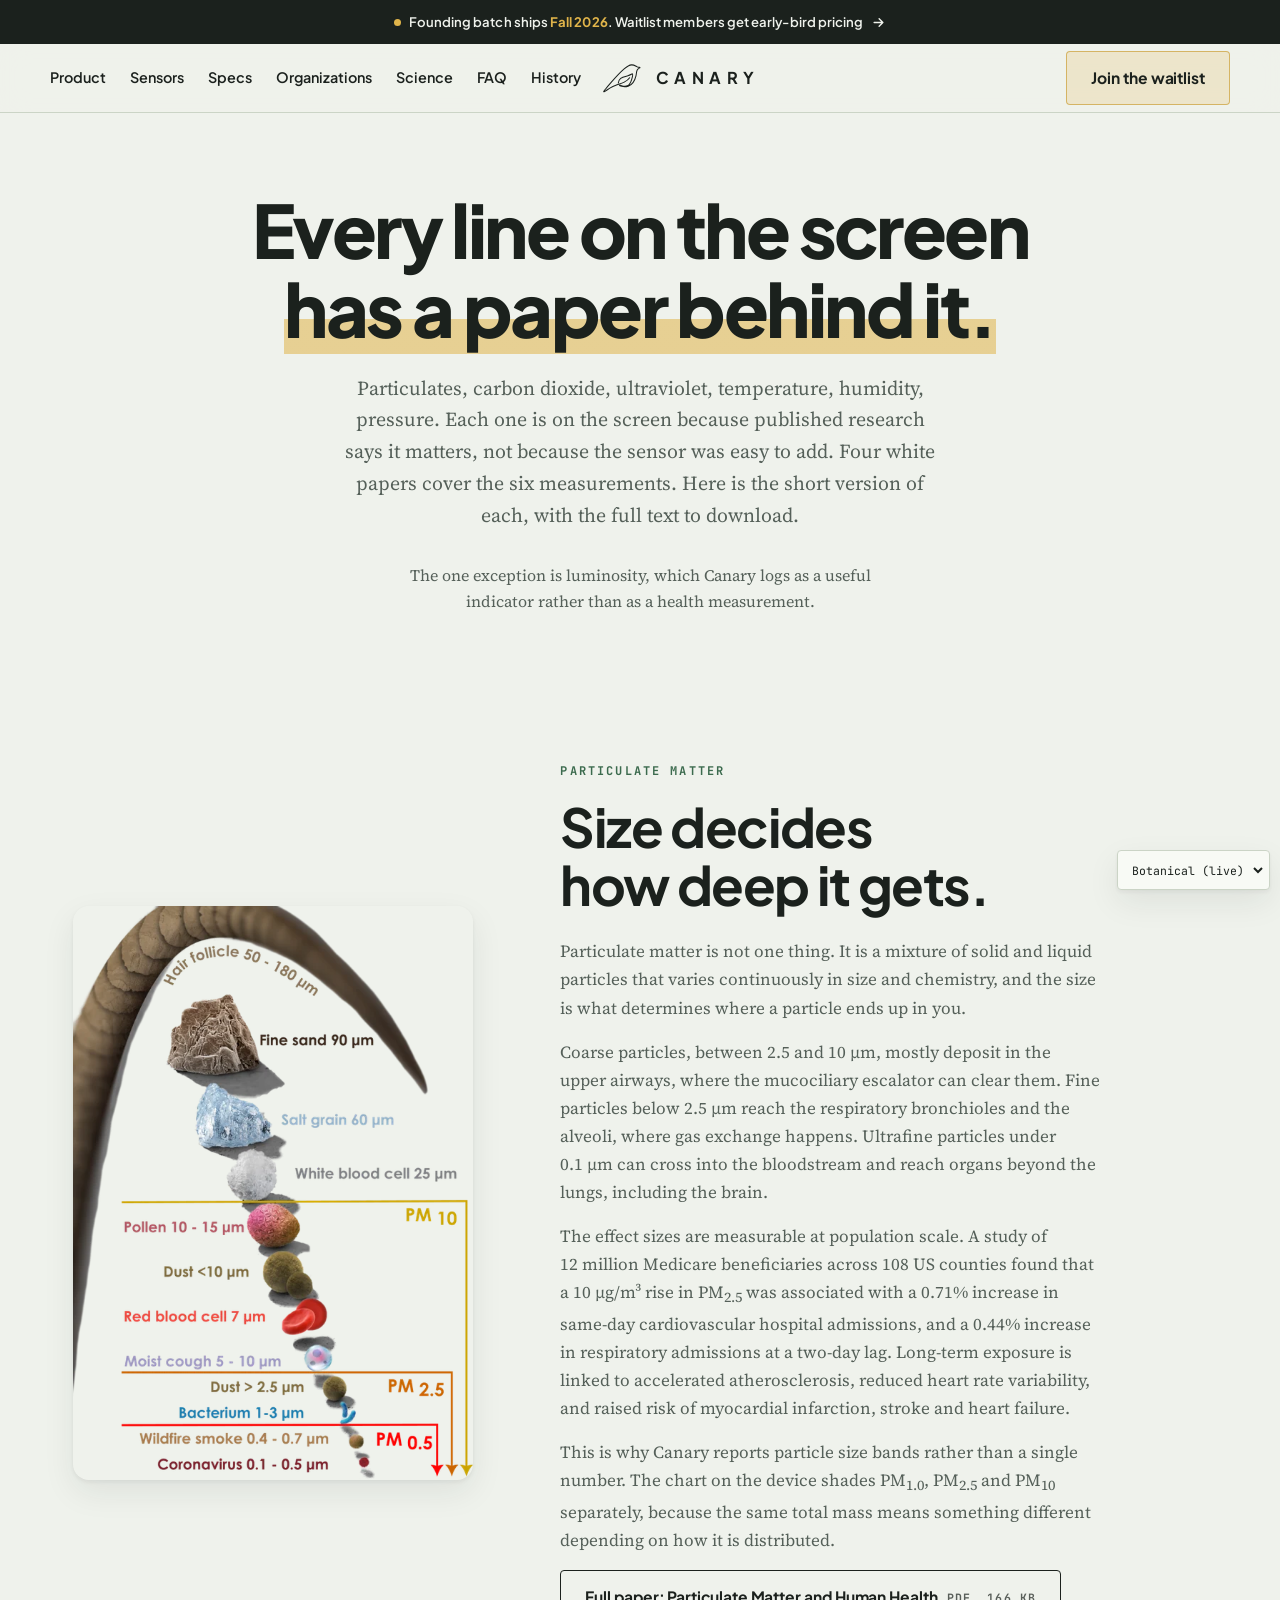
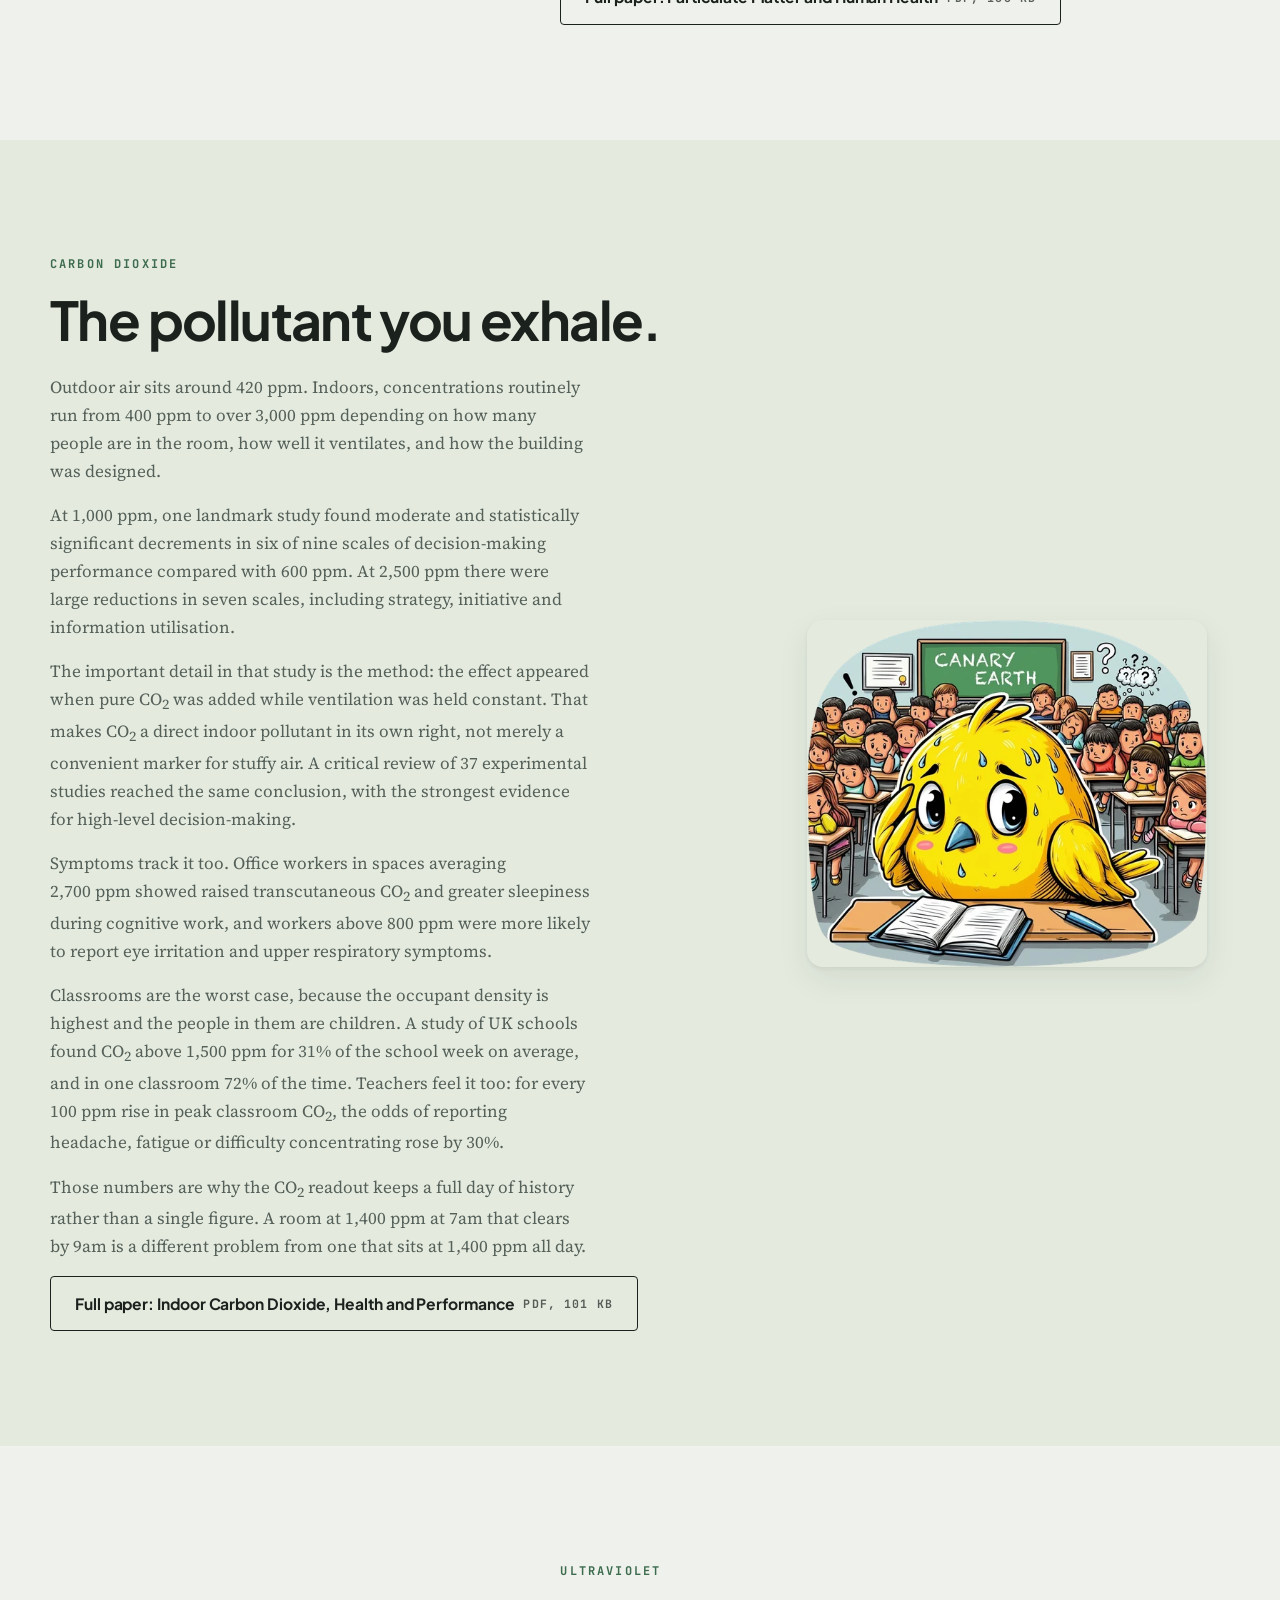
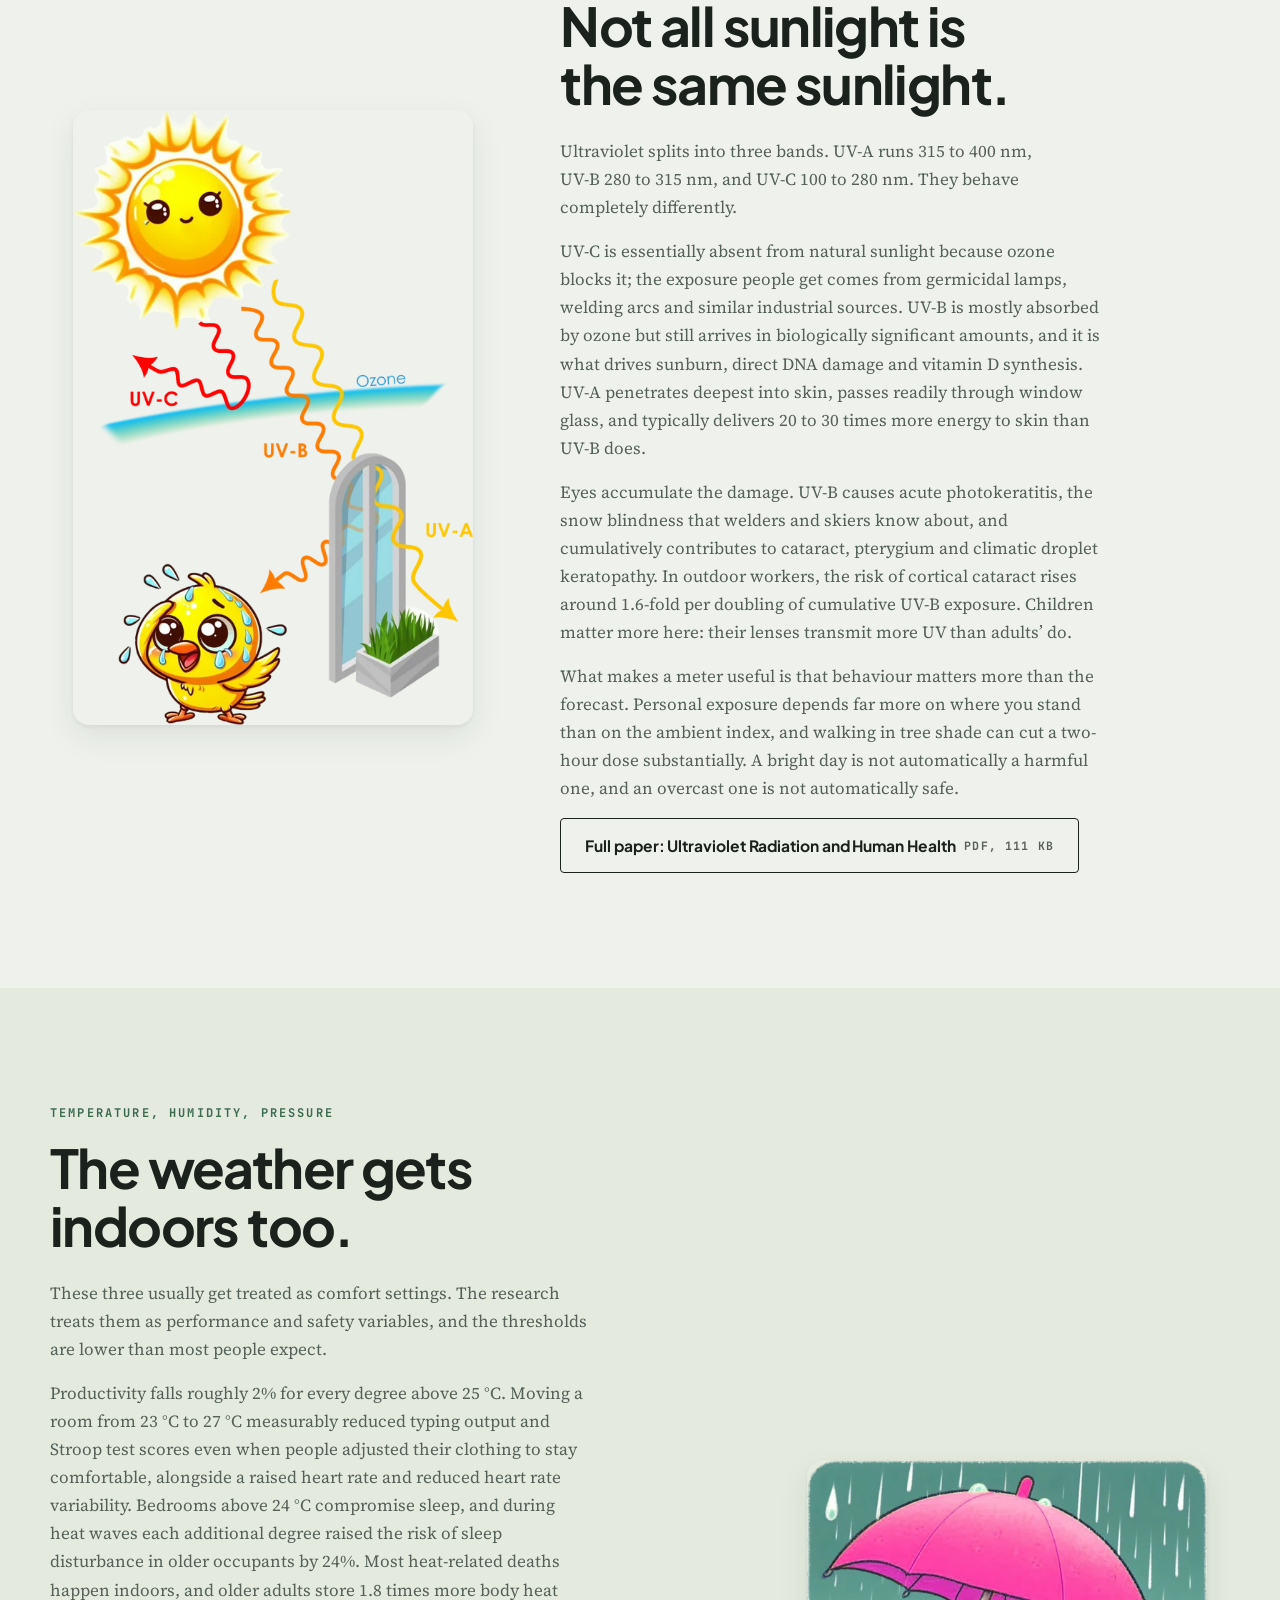
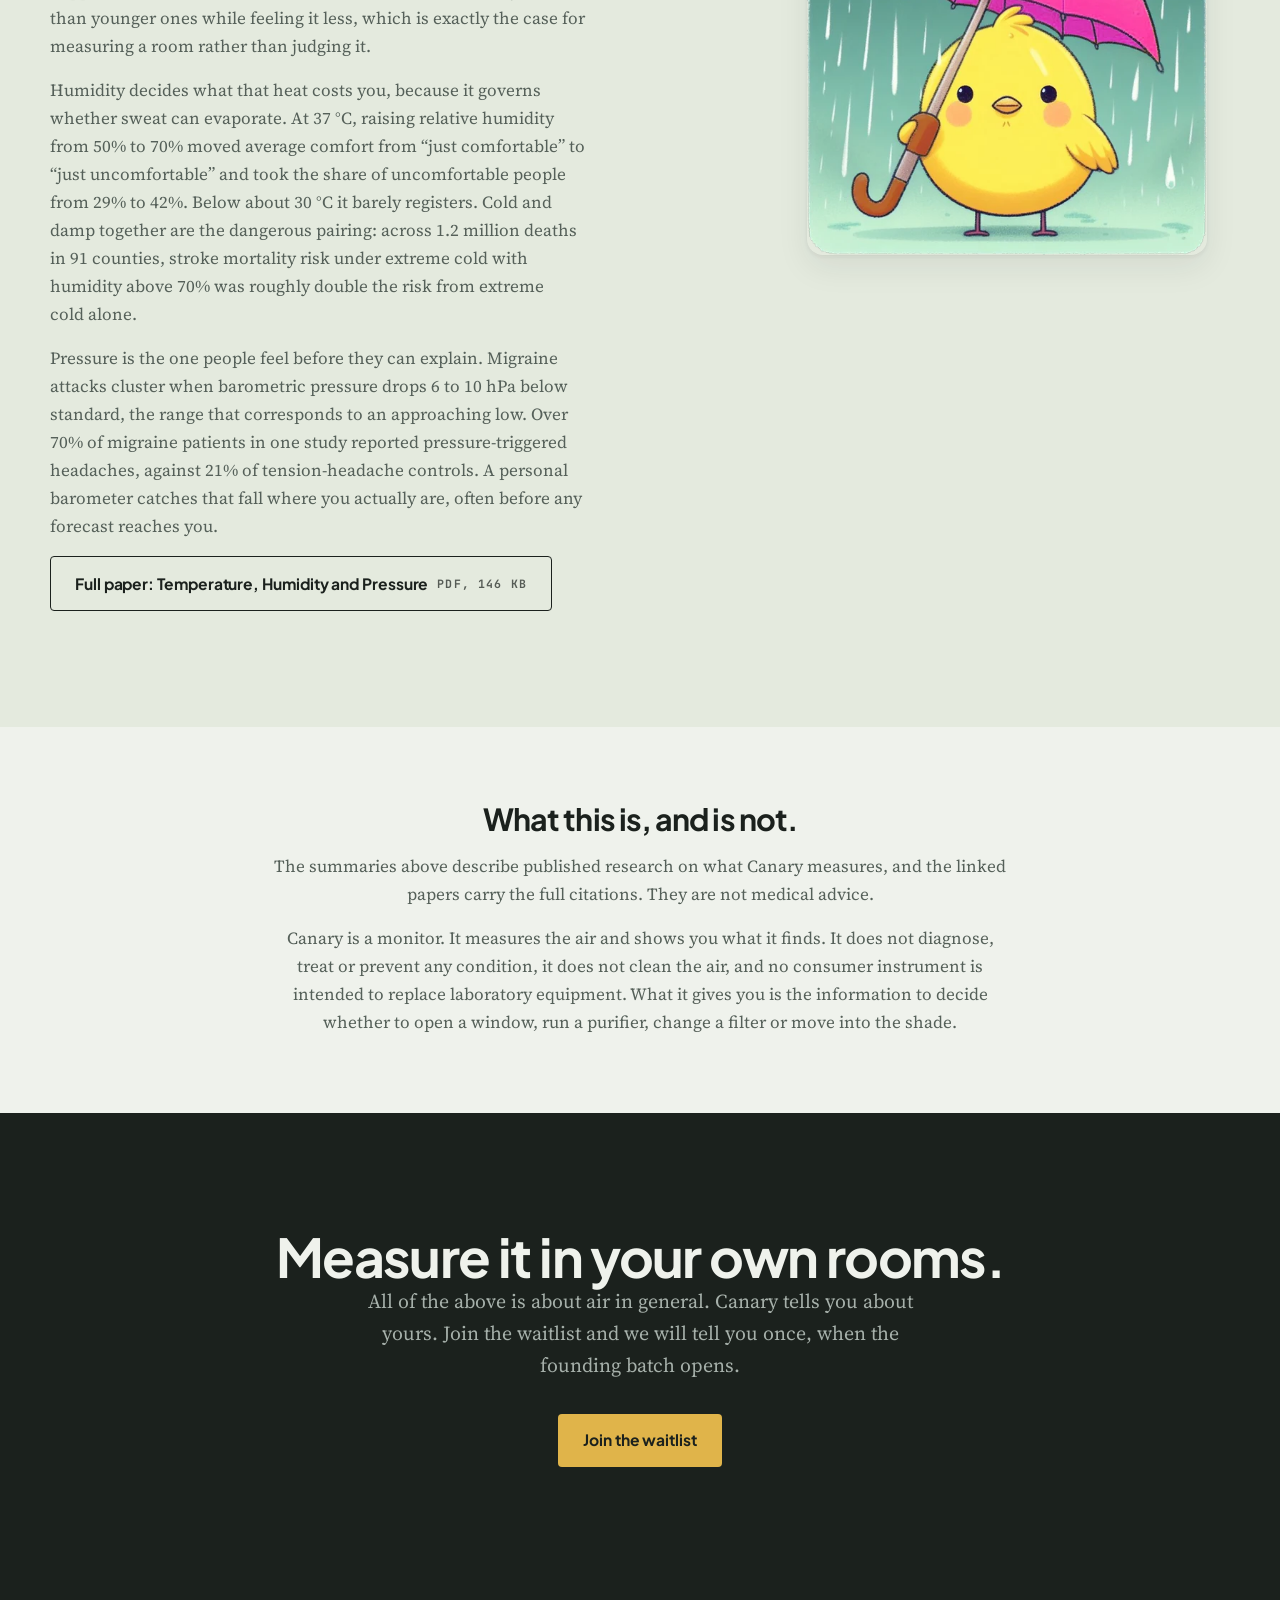
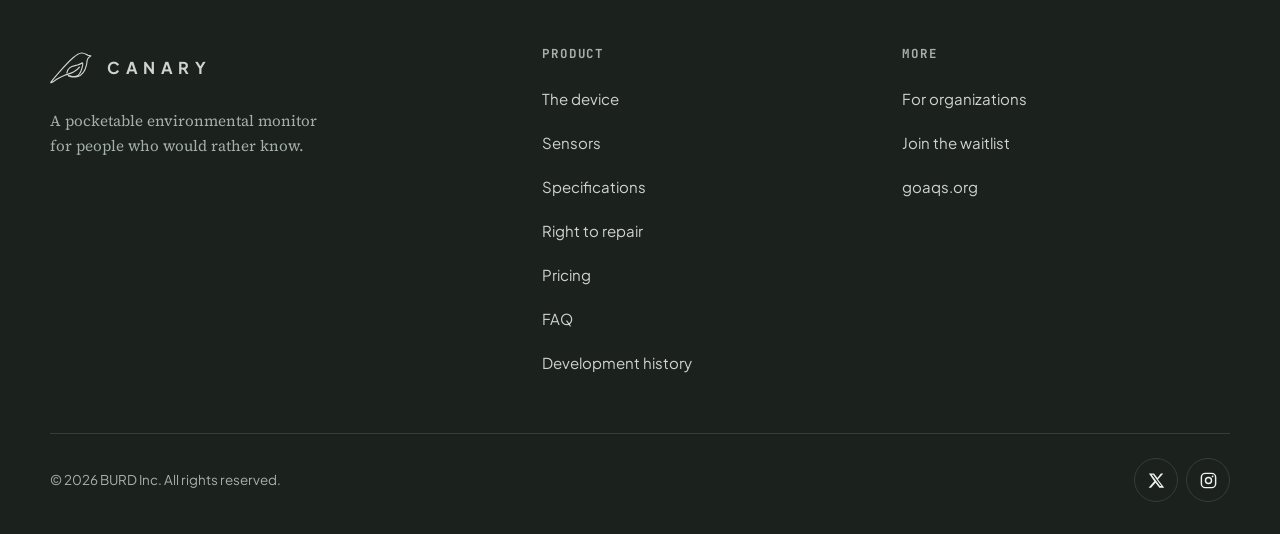
<file: science.html>
<!doctype html>
<html lang="en">
<head>
<meta charset="utf-8">
<meta name="viewport" content="width=device-width, initial-scale=1">
<title>Canary: the science</title>
<meta name="description" content="What the published research says about everything Canary measures: particulate matter, carbon dioxide, ultraviolet, temperature, humidity and barometric pressure. Four white papers, summarised with the numbers and free to download.">
<meta name="theme-color" content="#EFF2EC">
<meta property="og:title" content="Canary: the science">
<meta property="og:description" content="Why particle size decides how deep it goes, what 1,000 ppm of CO2 does to decision-making, which part of sunlight actually burns, and why a falling barometer arrives before the headache.">
<meta property="og:type" content="article">
<meta property="og:image" content="assets/img/fig-pm-560.png">
<meta name="twitter:card" content="summary_large_image">

<link rel="preconnect" href="https://fonts.googleapis.com">
<link rel="preconnect" href="https://fonts.gstatic.com" crossorigin>
<link rel="stylesheet" href="https://fonts.googleapis.com/css2?family=Plus+Jakarta+Sans:wght@500;600;700;800&family=Source+Serif+4:ital,opsz,wght@0,8..60,400;0,8..60,600;1,8..60,400&family=JetBrains+Mono:wght@400;700&display=swap">
<link rel="stylesheet" href="assets/site.css">
<script>document.documentElement.className += " js";</script>
<script src="assets/site.js" defer></script>
</head>

<body>
<a class="skip" href="#main">Skip to main content</a>

<div class="announce">
  <a href="index.html?from=science-bar#waitlist">
    <span class="announce-dot" aria-hidden="true"></span>
    <span>Founding batch ships <em>Fall 2026</em>. Waitlist members get early-bird pricing</span>
    <svg class="announce-arrow" width="15" height="15" viewBox="0 0 24 24" fill="none" stroke="currentColor" stroke-width="2.2" stroke-linecap="round" stroke-linejoin="round" aria-hidden="true"><path d="M5 12h14M13 6l6 6-6 6"/></svg>
  </a>
</div>
<header class="header">
  <div class="wrap header-in">
    <nav class="nav-left" aria-label="Primary">
      <a class="nav-link" href="index.html#product">Product</a>
      <a class="nav-link" href="index.html#sensors">Sensors</a>
      <a class="nav-link" href="index.html#specs">Specs</a>
      <a class="nav-link" href="business.html">Organizations</a>
      <a class="nav-link" href="science.html" aria-current="page">Science</a>
      <a class="nav-link" href="index.html#faq">FAQ</a>
      <a class="nav-link" href="history.html">History</a>
    </nav>

    <button class="icon-btn menu-btn" id="menuOpen" aria-expanded="false" aria-controls="mobileMenu">
      <span class="visually-hidden">Open menu</span>
      <svg width="24" height="24" viewBox="0 0 24 24" fill="none" stroke="currentColor" stroke-width="1.9" stroke-linecap="round" aria-hidden="true"><path d="M3 6h18M3 12h18M3 18h18"/></svg>
    </button>

    <a class="brand" href="index.html#top" aria-label="Canary, home">
      <svg viewBox="135 23 125 93" xmlns="http://www.w3.org/2000/svg" aria-hidden="true" style="overflow:visible">
        <path fill="none" stroke="var(--ink)" stroke-width="3.4" stroke-linecap="round" stroke-linejoin="round" d="m 185.28631,85.449901 c 0.53981,-4.739076 3.10759,-11.309465 7.85844,-15.242635 6.52824,-5.40464 15.77441,-6.387205 23.66324,-8.386515 5.00851,-1.26934 12.50459,-5.354226 14.99126,-6.562898 1.8823,1.420138 -2.72461,33.867042 -16.73187,39.590572 -6.01541,2.457965 -13.43565,1.040776 -19.38442,-0.435638 -1.12747,-0.279824 -6.55337,-2.503756 -6.47924,-0.710766 0.0398,0.962277 6.06003,2.400837 7.25956,2.685477 7.38681,1.642832 14.03814,1.572882 21.40304,-0.521801 15.0143,-4.27029 22.21028,-19.516716 25.59988,-33.672266 1.14869,-4.79712 1.27228,-10.151599 2.47816,-14.915109 0.73637,-2.90881 1.71572,-5.395932 3.85031,-7.529462 1.23336,-1.23275 2.79988,-2.538041 4.34476,-3.267113 3.14908,-1.486146 3.28012,-1.906641 0.51541,-2.474151 -3.83753,-0.787727 -4.79503,-0.498528 -7.12064,-1.667071 -6.36902,-3.2002 -11.1764,-6.954139 -18.65481,-6.422649 -9.06366,0.64416 -17.6416,7.649078 -24.25034,13.322308 -15.34967,13.17684 -28.83442,28.439963 -42.13003,43.637753 -6.74483,7.70981 -13.19973,15.280623 -19.60725,23.273943 -1.54631,1.929 -2.87688,3.55362 -4.58545,5.58254 -0.643,0.76355 -1.56438,2.43374 -0.64515,2.9956 1.24622,0.76173 14.54767,-8.94105 19.82505,-12.16023 6.22971,-3.86317 13.04786,-7.2563 19.94447,-9.76933 9.32262,-3.39703 18.68446,-5.380027 27.50726,-10.052607 6.56233,-3.47543 13.23832,-8.245034 17.65457,-14.495866"/>
      </svg>
      <span class="brand-word">Canary</span>
    </a>

    <div class="nav-right">
      <a class="btn nav-cta" href="index.html?from=science-header#waitlist"><span>Join<span class="nav-cta-more"> the waitlist</span></span></a>
    </div>
  </div>
</header>

<div class="menu" id="mobileMenu" data-open="false" role="dialog" aria-modal="true" aria-label="Site menu">
  <div class="menu-head">
    <span class="brand-word">Canary</span>
    <button class="icon-btn" id="menuClose">
      <span class="visually-hidden">Close menu</span>
      <svg width="24" height="24" viewBox="0 0 24 24" fill="none" stroke="currentColor" stroke-width="1.9" stroke-linecap="round" aria-hidden="true"><path d="M6 6l12 12M18 6L6 18"/></svg>
    </button>
  </div>
  <a href="index.html#product">Product</a>
  <a href="index.html#sensors">Sensors</a>
  <a href="index.html#specs">Specs</a>
  <a href="index.html#repair">Repair</a>
  <a href="business.html">Organizations</a>
  <a href="science.html" aria-current="page">Science</a>
  <a href="index.html#faq">FAQ</a>
  <a href="history.html">History</a>
  <a class="btn" href="index.html?from=science-menu#waitlist">Join the waitlist</a>
</div>

<main id="main">

<section class="hero wrap" id="top" style="padding-bottom:0">
  <h1>Every line on the screen<br><span class="stroke-gold">has a paper behind it.</span></h1>
  <p class="lede">Particulates, carbon dioxide, ultraviolet, temperature, humidity, pressure. Each
    one is on the screen because published research says it matters, not because the sensor was
    easy to add. Four white papers cover the six measurements. Here is the short version of each,
    with the full text to download.</p>
  <p class="lede" style="margin-top:var(--s-4); font-size:1rem">The one exception is luminosity,
    which Canary logs as a useful indicator rather than as a health measurement.</p>
</section>

<!-- ===================== PARTICULATE MATTER ====================== -->
<section class="section" id="pm" aria-labelledby="pm-h">
  <div class="wrap">
    <div class="sci-split">
      <div class="sci-fig-wrap">
          <picture>
            <source type="image/webp" sizes="(min-width:900px) 34vw, 78vw" srcset="assets/img/fig-pm-380.webp 380w, assets/img/fig-pm-560.webp 560w, assets/img/fig-pm-627.webp 627w">
            <img class="sci-fig sci-fig--art" src="assets/img/fig-pm-560.png" loading="lazy"
                 decoding="async" sizes="(min-width:900px) 34vw, 78vw" srcset="assets/img/fig-pm-380.png 380w, assets/img/fig-pm-560.png 560w, assets/img/fig-pm-627.png 627w" alt="A scale of particle sizes from a hair follicle at 50 to 180 micrometres down to a coronavirus at 0.1 to 0.5 micrometres, with brackets marking the PM10, PM2.5 and PM0.5 ranges. In order: hair follicle, fine sand 90, salt grain 60, white blood cell 25, pollen 10 to 15, dust under 10, red blood cell 7, moist cough 5 to 10, dust over 2.5, bacterium 1 to 3, wildfire smoke 0.4 to 0.7, and coronavirus 0.1 to 0.5 micrometres.">
          </picture>
      </div>
      <div class="sci-body">
        <p class="eyebrow">Particulate matter</p>
        <h2 id="pm-h">Size decides how deep it gets.</h2>
        <p>Particulate matter is not one thing. It is a mixture of solid and liquid particles that
          varies continuously in size and chemistry, and the size is what determines where a
          particle ends up in you.</p>
        <p>Coarse particles, between 2.5 and 10&nbsp;&micro;m, mostly deposit in the upper airways,
          where the mucociliary escalator can clear them. Fine particles below 2.5&nbsp;&micro;m
          reach the respiratory bronchioles and the alveoli, where gas exchange happens. Ultrafine
          particles under 0.1&nbsp;&micro;m can cross into the bloodstream and reach organs beyond
          the lungs, including the brain.</p>
        <p>The effect sizes are measurable at population scale. A study of 12&nbsp;million Medicare
          beneficiaries across 108 US counties found that a 10&nbsp;&micro;g/m&sup3; rise in
          PM<sub>2.5</sub> was associated with a 0.71% increase in same-day cardiovascular hospital
          admissions, and a 0.44% increase in respiratory admissions at a two-day lag. Long-term
          exposure is linked to accelerated atherosclerosis, reduced heart rate variability, and
          raised risk of myocardial infarction, stroke and heart failure.</p>
        <p>This is why Canary reports particle size bands rather than a single number. The chart on
          the device shades PM<sub>1.0</sub>, PM<sub>2.5</sub> and PM<sub>10</sub> separately,
          because the same total mass means something different depending on how it is distributed.</p>
        <p class="sci-dl">
          <a class="btn btn--ghost" href="assets/papers/canary-particulate-matter.pdf" download>
            Full paper: Particulate Matter and Human Health
            <span class="sci-meta">PDF, 166&nbsp;KB</span>
          </a>
        </p>
      </div>
    </div>
  </div>
</section>

<!-- ======================= CARBON DIOXIDE ========================= -->
<section class="section band" id="co2" aria-labelledby="co2-h">
  <div class="wrap">
    <div class="sci-split sci-split--flip">
      <div class="sci-fig-wrap">
          <picture>
            <source type="image/webp" sizes="(min-width:900px) 34vw, 78vw" srcset="assets/img/fig-co2-380.webp 380w, assets/img/fig-co2-560.webp 560w, assets/img/fig-co2-800.webp 800w">
            <img class="sci-fig sci-fig--art" src="assets/img/fig-co2-560.png" loading="lazy"
                 decoding="async" sizes="(min-width:900px) 34vw, 78vw" srcset="assets/img/fig-co2-380.png 380w, assets/img/fig-co2-560.png 560w, assets/img/fig-co2-800.png 800w"
                 alt="An illustration of the Canary bird struggling to concentrate at a desk in a stuffy classroom of drowsy, confused pupils.">
          </picture>
      </div>
      <div class="sci-body">
        <p class="eyebrow">Carbon dioxide</p>
        <h2 id="co2-h">The pollutant you exhale.</h2>
        <p>Outdoor air sits around 420&nbsp;ppm. Indoors, concentrations routinely run from 400&nbsp;ppm
          to over 3,000&nbsp;ppm depending on how many people are in the room, how well it ventilates,
          and how the building was designed.</p>
        <p>At 1,000&nbsp;ppm, one landmark study found moderate and statistically significant decrements
          in six of nine scales of decision-making performance compared with 600&nbsp;ppm. At
          2,500&nbsp;ppm there were large reductions in seven scales, including strategy, initiative and
          information utilisation.</p>
        <p>The important detail in that study is the method: the effect appeared when pure CO<sub>2</sub>
          was added while ventilation was held constant. That makes CO<sub>2</sub> a direct indoor
          pollutant in its own right, not merely a convenient marker for stuffy air. A critical review
          of 37 experimental studies reached the same conclusion, with the strongest evidence for
          high-level decision-making.</p>
        <p>Symptoms track it too. Office workers in spaces averaging 2,700&nbsp;ppm showed raised
          transcutaneous CO<sub>2</sub> and greater sleepiness during cognitive work, and workers above
          800&nbsp;ppm were more likely to report eye irritation and upper respiratory symptoms.</p>
        <p>Classrooms are the worst case, because the occupant density is highest and the people in
          them are children. A study of UK schools found CO<sub>2</sub> above 1,500&nbsp;ppm for 31% of
          the school week on average, and in one classroom 72% of the time. Teachers feel it too: for
          every 100&nbsp;ppm rise in peak classroom CO<sub>2</sub>, the odds of reporting headache,
          fatigue or difficulty concentrating rose by 30%.</p>
        <p>Those numbers are why the CO<sub>2</sub> readout keeps a full day of history rather than a
          single figure. A room at 1,400&nbsp;ppm at 7am that clears by 9am is a different problem from
          one that sits at 1,400&nbsp;ppm all day.</p>
        <p class="sci-dl">
          <a class="btn btn--ghost" href="assets/papers/canary-carbon-dioxide.pdf" download>
            Full paper: Indoor Carbon Dioxide, Health and Performance
            <span class="sci-meta">PDF, 101&nbsp;KB</span>
          </a>
        </p>
      </div>
    </div>
  </div>
</section>

<!-- ========================= ULTRAVIOLET =========================== -->
<section class="section" id="uv" aria-labelledby="uv-h">
  <div class="wrap">
    <div class="sci-split">
      <div class="sci-fig-wrap">
          <picture>
            <source type="image/webp" sizes="(min-width:900px) 34vw, 78vw" srcset="assets/img/fig-uv-380.webp 380w, assets/img/fig-uv-560.webp 560w, assets/img/fig-uv-669.webp 669w">
            <img class="sci-fig sci-fig--art" src="assets/img/fig-uv-560.png" loading="lazy"
                 decoding="async" sizes="(min-width:900px) 34vw, 78vw" srcset="assets/img/fig-uv-380.png 380w, assets/img/fig-uv-560.png 560w, assets/img/fig-uv-669.png 669w" alt="A diagram of sunlight reaching the earth. UV-C reflects off the ozone layer. UV-B passes through the ozone layer but is stopped by window glass, reaching a sunburnt bird outdoors. UV-A passes through the glass to a planter of grass indoors.">
          </picture>
      </div>
      <div class="sci-body">
        <p class="eyebrow">Ultraviolet</p>
        <h2 id="uv-h">Not all sunlight is the same sunlight.</h2>
        <p>Ultraviolet splits into three bands. UV-A runs 315 to 400&nbsp;nm, UV-B 280 to
          315&nbsp;nm, and UV-C 100 to 280&nbsp;nm. They behave completely differently.</p>
        <p>UV-C is essentially absent from natural sunlight because ozone blocks it; the exposure
          people get comes from germicidal lamps, welding arcs and similar industrial sources. UV-B
          is mostly absorbed by ozone but still arrives in biologically significant amounts, and it
          is what drives sunburn, direct DNA damage and vitamin&nbsp;D synthesis. UV-A penetrates
          deepest into skin, passes readily through window glass, and typically delivers 20 to 30
          times more energy to skin than UV-B does.</p>
        <p>Eyes accumulate the damage. UV-B causes acute photokeratitis, the snow blindness that
          welders and skiers know about, and cumulatively contributes to cataract, pterygium and
          climatic droplet keratopathy. In outdoor workers, the risk of cortical cataract rises
          around 1.6-fold per doubling of cumulative UV-B exposure. Children matter more here:
          their lenses transmit more UV than adults&rsquo; do.</p>
        <p>What makes a meter useful is that behaviour matters more than the forecast. Personal
          exposure depends far more on where you stand than on the ambient index, and walking in
          tree shade can cut a two-hour dose substantially. A bright day is not automatically a
          harmful one, and an overcast one is not automatically safe.</p>
        <p class="sci-dl">
          <a class="btn btn--ghost" href="assets/papers/canary-ultraviolet.pdf" download>
            Full paper: Ultraviolet Radiation and Human Health
            <span class="sci-meta">PDF, 111&nbsp;KB</span>
          </a>
        </p>
      </div>
    </div>
  </div>
</section>

<!-- ============== TEMPERATURE, HUMIDITY, PRESSURE ================ -->
<section class="section band" id="climate" aria-labelledby="climate-h">
  <div class="wrap">
    <div class="sci-split sci-split--flip">
      <div class="sci-fig-wrap">
          <picture>
            <source type="image/webp" sizes="(min-width:900px) 34vw, 78vw" srcset="assets/img/fig-thp-380.webp 380w, assets/img/fig-thp-560.webp 560w, assets/img/fig-thp-800.webp 800w">
            <img class="sci-fig sci-fig--art" src="assets/img/fig-thp-560.png" loading="lazy"
                 decoding="async" sizes="(min-width:900px) 34vw, 78vw" srcset="assets/img/fig-thp-380.png 380w, assets/img/fig-thp-560.png 560w, assets/img/fig-thp-800.png 800w"
                 alt="An illustration of the Canary bird sheltering under a pink umbrella in the rain.">
          </picture>
      </div>
      <div class="sci-body">
        <p class="eyebrow">Temperature, humidity, pressure</p>
        <h2 id="climate-h">The weather gets indoors too.</h2>
        <p>These three usually get treated as comfort settings. The research treats them as
          performance and safety variables, and the thresholds are lower than most people expect.</p>
        <p>Productivity falls roughly 2% for every degree above 25&nbsp;&deg;C. Moving a room from
          23&nbsp;&deg;C to 27&nbsp;&deg;C measurably reduced typing output and Stroop test scores
          even when people adjusted their clothing to stay comfortable, alongside a raised heart
          rate and reduced heart rate variability. Bedrooms above 24&nbsp;&deg;C compromise sleep,
          and during heat waves each additional degree raised the risk of sleep disturbance in
          older occupants by 24%. Most heat-related deaths happen indoors, and older adults store
          1.8 times more body heat than younger ones while feeling it less, which is exactly the
          case for measuring a room rather than judging it.</p>
        <p>Humidity decides what that heat costs you, because it governs whether sweat can
          evaporate. At 37&nbsp;&deg;C, raising relative humidity from 50% to 70% moved average
          comfort from &ldquo;just comfortable&rdquo; to &ldquo;just uncomfortable&rdquo; and took
          the share of uncomfortable people from 29% to 42%. Below about 30&nbsp;&deg;C it barely
          registers. Cold and damp together are the dangerous pairing: across 1.2&nbsp;million
          deaths in 91 counties, stroke mortality risk under extreme cold with humidity above 70%
          was roughly double the risk from extreme cold alone.</p>
        <p>Pressure is the one people feel before they can explain. Migraine attacks cluster when
          barometric pressure drops 6 to 10&nbsp;hPa below standard, the range that corresponds to
          an approaching low. Over 70% of migraine patients in one study reported pressure-triggered
          headaches, against 21% of tension-headache controls. A personal barometer catches that
          fall where you actually are, often before any forecast reaches you.</p>
        <p class="sci-dl">
          <a class="btn btn--ghost" href="assets/papers/canary-temperature-humidity-pressure.pdf" download>
            Full paper: Temperature, Humidity and Pressure
            <span class="sci-meta">PDF, 146&nbsp;KB</span>
          </a>
        </p>
      </div>
    </div>
  </div>
</section>

<!-- =========================== CAVEAT ============================= -->
<section class="section--tight">
  <div class="wrap sci-note">
    <h2>What this is, and is not.</h2>
    <p>The summaries above describe published research on what Canary measures, and the linked
      papers carry the full citations. They are not medical advice.</p>
    <p>Canary is a monitor. It measures the air and shows you what it finds. It does not diagnose,
      treat or prevent any condition, it does not clean the air, and no consumer instrument is
      intended to replace laboratory equipment. What it gives you is the information to decide
      whether to open a window, run a purifier, change a filter or move into the shade.</p>
  </div>
</section>

<section class="section dark waitlist">
  <div class="wrap">
    <h2>Measure it in your own rooms.</h2>
    <p class="lede lede--dark">All of the above is about air in general. Canary tells you about
      yours. Join the waitlist and we will tell you once, when the founding batch opens.</p>
    <p style="margin-top:var(--s-6)">
      <a class="btn" href="index.html?from=science-cta#waitlist">Join the waitlist</a>
    </p>
  </div>
</section>

</main>

<footer class="footer">
  <div class="wrap">
    <div class="footer-top">
      <div>
        <a class="brand" href="index.html#top" style="justify-self:start; margin-left:-.35rem" aria-label="Canary, back to top">
          <svg viewBox="135 23 125 93" xmlns="http://www.w3.org/2000/svg" aria-hidden="true" style="overflow:visible; width:42px">
            <path fill="none" stroke="var(--cream)" stroke-width="3.4" stroke-linecap="round" stroke-linejoin="round" d="m 185.28631,85.449901 c 0.53981,-4.739076 3.10759,-11.309465 7.85844,-15.242635 6.52824,-5.40464 15.77441,-6.387205 23.66324,-8.386515 5.00851,-1.26934 12.50459,-5.354226 14.99126,-6.562898 1.8823,1.420138 -2.72461,33.867042 -16.73187,39.590572 -6.01541,2.457965 -13.43565,1.040776 -19.38442,-0.435638 -1.12747,-0.279824 -6.55337,-2.503756 -6.47924,-0.710766 0.0398,0.962277 6.06003,2.400837 7.25956,2.685477 7.38681,1.642832 14.03814,1.572882 21.40304,-0.521801 15.0143,-4.27029 22.21028,-19.516716 25.59988,-33.672266 1.14869,-4.79712 1.27228,-10.151599 2.47816,-14.915109 0.73637,-2.90881 1.71572,-5.395932 3.85031,-7.529462 1.23336,-1.23275 2.79988,-2.538041 4.34476,-3.267113 3.14908,-1.486146 3.28012,-1.906641 0.51541,-2.474151 -3.83753,-0.787727 -4.79503,-0.498528 -7.12064,-1.667071 -6.36902,-3.2002 -11.1764,-6.954139 -18.65481,-6.422649 -9.06366,0.64416 -17.6416,7.649078 -24.25034,13.322308 -15.34967,13.17684 -28.83442,28.439963 -42.13003,43.637753 -6.74483,7.70981 -13.19973,15.280623 -19.60725,23.273943 -1.54631,1.929 -2.87688,3.55362 -4.58545,5.58254 -0.643,0.76355 -1.56438,2.43374 -0.64515,2.9956 1.24622,0.76173 14.54767,-8.94105 19.82505,-12.16023 6.22971,-3.86317 13.04786,-7.2563 19.94447,-9.76933 9.32262,-3.39703 18.68446,-5.380027 27.50726,-10.052607 6.56233,-3.47543 13.23832,-8.245034 17.65457,-14.495866"/>
          </svg>
          <span class="brand-word">Canary</span>
        </a>
        <p style="color:var(--muted-dark); font-size:.95rem; margin-top:var(--s-4); max-width:34ch">
          A pocketable environmental monitor for people who would rather know.
        </p>
      </div>

      <div>
        <h3>Product</h3>
        <ul>
          <li><a href="index.html#product">The device</a></li>
          <li><a href="index.html#sensors">Sensors</a></li>
          <li><a href="index.html#specs">Specifications</a></li>
          <li><a href="index.html#repair">Right to repair</a></li>
          <li><a href="index.html#pricing">Pricing</a></li>
          <li><a href="index.html#faq">FAQ</a></li>
          <li><a href="history.html">Development history</a></li>
        </ul>
      </div>

      <div>
        <h3>More</h3>
        <ul>
          <li><a href="business.html">For organizations</a></li>
          <li><a href="index.html?from=science-footer#waitlist">Join the waitlist</a></li>
          <li><a href="https://goaqs.org" rel="noopener">goaqs.org</a></li>
        </ul>
      </div>
    </div>

    <div class="footer-bottom">
      <span>&copy; <span id="year">2026</span> BURD Inc. All rights reserved.</span>
      <div class="social">
        <a href="https://x.com/canary_earth" rel="noopener" aria-label="Canary on X">
          <svg viewBox="0 0 24 24" fill="currentColor" aria-hidden="true"><path d="M17.5 3h3.1l-6.8 7.7L21.8 21h-6.2l-4.9-6.3L5.1 21H2l7.2-8.2L2.4 3h6.4l4.4 5.8L17.5 3zm-1.1 16.1h1.7L7.7 4.8H5.9l10.5 14.3z"/></svg>
        </a>
        <a href="https://www.instagram.com/canary.earth/" rel="noopener" aria-label="Canary on Instagram">
          <svg viewBox="0 0 24 24" fill="none" stroke="currentColor" stroke-width="1.8" aria-hidden="true"><rect x="3" y="3" width="18" height="18" rx="5"/><circle cx="12" cy="12" r="3.8"/><circle cx="17.2" cy="6.8" r="1.1" fill="currentColor" stroke="none"/></svg>
        </a>
      </div>
    </div>
  </div>
</footer>
</body>
</html>
</file>
<file: assets/site.css>
/* ==================================================================
   CANARY - design tokens
   Botanical palette: sage leads and gold is the single warm spark. It
   replaced the branding.txt solar palette after both were tested on
   desktop and phone, because the pale green ground makes the device's
   e-paper screen stand out, the same reasoning behind the black case.
   The WCAG-forced rules carried straight over; only the numbers moved:
     - Gold #E0B44A on cream is 1.72:1 -> FILL ONLY, never text on
       cream. Ink on gold is 8.42:1 (AAA), so gold buttons take ink.
     - Sage #3C6B4E on ink is 2.66:1 -> dark surfaces use --sage-lit
       (#96C4A4, 8.37:1) instead.
     - Ember #B8543C on cream is 4.25:1 -> body-size alert text uses
       --ember-deep (#A8462F, 5.19:1).
   The solar values are kept in themes.css as an alternate.
   ================================================================== */
:root{
  color-scheme: light;

  --cream:      #EFF2EC;
  --cream-2:    #E4EADE;
  --paper:      #F8FAF5;
  --ink:        #1B211D;
  --ink-2:      #272E29;
  --muted:      #556059;
  --muted-dark: #A6B0AA;
  --gold:       #E0B44A;
  --gold-deep:  #C99A2C;
  --sage:       #3C6B4E;
  --sage-lit:   #96C4A4;
  --ember:      #B8543C;
  --ember-deep: #A8462F;
  --line:       #CBD4C6;
  --line-dark:  #363E39;

  --font-display: "Plus Jakarta Sans", ui-sans-serif, system-ui, -apple-system, "Segoe UI", sans-serif;
  --font-body:    "Source Serif 4", ui-serif, Georgia, "Times New Roman", serif;
  --font-mono:    "JetBrains Mono", ui-monospace, SFMono-Regular, Menlo, Consolas, monospace;

  --s-1:.25rem; --s-2:.5rem; --s-3:.75rem; --s-4:1rem;
  --s-5:1.5rem; --s-6:2rem;  --s-7:3rem;   --s-8:4rem;
  --s-9:6rem;   --s-10:8rem;

  --wrap: 1180px;
  /* Controls take their corners from the device. The enclosure edge is a
     1.5mm radius on an 18.7mm-deep body, 8% of its thickness; 8% of a 48px
     control is 4px. The object is a slab with crisp edges, not a capsule. */
  --radius-control: 4px;
  /* Surfaces round tighter than that ratio would imply. A card corner crops
     the photograph inside it, and a dark card reads rounder than a light one
     at the same value, so the photo cards set this and the panels follow. */
  --radius-lg: 16px;
  --ease: cubic-bezier(.22,.61,.36,1);
  --dur: 240ms;

  --shadow-sm: 0 1px 2px rgb(30 32 34 / .05), 0 2px 8px rgb(30 32 34 / .04);
  --shadow-md: 0 2px 4px rgb(30 32 34 / .06), 0 12px 32px rgb(30 32 34 / .08);
  --shadow-lg: 0 4px 8px rgb(30 32 34 / .07), 0 28px 60px rgb(30 32 34 / .12);

  --z-nav:40; --z-bar:45; --z-menu:60; --z-skip:100;
}

*,*::before,*::after{ box-sizing:border-box }
/* The UA gives <figure> `margin: 1em 40px`. Rail cards are figures, so
   that 40px each side ate the sliver of the next card that tells a reader
   the row scrolls. Every figure on the site is a rail card, so zero it. */
figure{ margin:0 }
html{ -webkit-text-size-adjust:100%; scroll-behavior:smooth; scroll-padding-top:5.5rem }
body{
  margin:0; background:var(--cream); color:var(--ink);
  font-family:var(--font-body); font-size:1.0625rem; line-height:1.65;
  font-optical-sizing:auto; -webkit-font-smoothing:antialiased;
  overflow-x:hidden;
}
img,svg,video{ max-width:100%; height:auto; display:block }
button,input,textarea{ font:inherit; color:inherit }

/* --- typography ------------------------------------------------- */
h1,h2,h3,h4{
  font-family:var(--font-display); font-weight:700;
  line-height:1.08; letter-spacing:-.02em; margin:0; text-wrap:balance;
}
h1{ font-size:clamp(2.5rem,6.2vw,4.6rem); font-weight:800; letter-spacing:-.035em }
h2{ font-size:clamp(2rem,4.4vw,3.35rem); letter-spacing:-.03em }
h3{ font-size:clamp(1.2rem,1.9vw,1.5rem); line-height:1.22; letter-spacing:-.015em }
p{ margin:0; text-wrap:pretty }
a{ color:inherit }

.eyebrow{
  font-family:var(--font-mono); font-size:.75rem; font-weight:700;
  letter-spacing:.18em; text-transform:uppercase; color:var(--sage);
  margin:0 0 var(--s-4);
}
.eyebrow--dark{ color:var(--sage-lit) }
.lede{ font-size:clamp(1.075rem,1.55vw,1.3rem); line-height:1.6; color:var(--muted); max-width:60ch }
.lede--dark{ color:var(--muted-dark) }
.mono{ font-family:var(--font-mono); font-variant-numeric:tabular-nums }

/* --- layout ----------------------------------------------------- */
.wrap{ width:min(100% - 2.5rem, var(--wrap)); margin-inline:auto }
@media (min-width:768px){ .wrap{ width:min(100% - 4rem, var(--wrap)) } }
.section{ padding-block:clamp(var(--s-8),9vw,var(--s-10)) }
.section--tight{ padding-block:clamp(var(--s-7),6vw,var(--s-9)) }
.band{ background:var(--cream-2) }
.dark{ background:var(--ink); color:var(--cream) }
.dark h1,.dark h2,.dark h3{ color:var(--cream) }
.section-head{ max-width:52rem; margin-inline:auto; text-align:center; margin-bottom:clamp(var(--s-7),5vw,var(--s-8)) }
.section-head .lede{ margin-inline:auto; margin-top:var(--s-4) }

/* --- a11y furniture --------------------------------------------- */
.skip{
  position:fixed; top:var(--s-3); left:var(--s-3); z-index:var(--z-skip);
  transform:translateY(-160%); transition:transform 160ms var(--ease);
  background:var(--ink); color:var(--cream); padding:.7rem 1.1rem;
  border-radius:10px; font-family:var(--font-display); font-weight:600; text-decoration:none;
}
.skip:focus-visible{ transform:none }
:focus-visible{ outline:3px solid var(--ink); outline-offset:3px; border-radius:4px }
.dark :focus-visible,.hero-form :focus-visible{ outline-color:var(--gold) }
/* Nothing on the site sets display on an element it also hides, so the
   attribute can be made to win outright. Without this, a later display
   rule on .hero-cta would silently bring the hidden form back. */
[hidden]{ display:none !important }
.visually-hidden{
  position:absolute; width:1px; height:1px; padding:0; margin:-1px;
  overflow:hidden; clip:rect(0 0 0 0); white-space:nowrap; border:0;
}

/* --- buttons ---------------------------------------------------- */
.btn{
  --btn-bg:var(--gold); --btn-fg:var(--ink); --btn-bd:transparent;
  display:inline-flex; align-items:center; justify-content:center; gap:.55rem;
  min-height:48px; padding:.8rem 1.5rem;
  background:var(--btn-bg); color:var(--btn-fg);
  border:1.5px solid var(--btn-bd); border-radius:var(--radius-control);
  font-family:var(--font-display); font-weight:700; font-size:.975rem;
  letter-spacing:-.005em; text-decoration:none; cursor:pointer;
  transition:background var(--dur) var(--ease), color var(--dur) var(--ease),
             border-color var(--dur) var(--ease), transform var(--dur) var(--ease),
             box-shadow var(--dur) var(--ease);
  touch-action:manipulation;
}
.btn:hover{ background:var(--gold-deep); transform:translateY(-1px); box-shadow:var(--shadow-md) }
.btn:active{ transform:translateY(0) scale(.985) }
.btn[disabled]{ opacity:.5; cursor:not-allowed; transform:none; box-shadow:none }
.btn--ghost{ --btn-bg:transparent; --btn-fg:var(--ink); --btn-bd:var(--ink) }
.btn--ghost:hover{ background:var(--ink); color:var(--cream); border-color:var(--ink) }
.dark .btn--ghost{ --btn-fg:var(--cream); --btn-bd:#6E7478 }
.dark .btn--ghost:hover{ background:var(--cream); color:var(--ink); border-color:var(--cream) }
.btn .ico{ width:1.05em; height:1.05em; flex:none }

/* --- announcement bar ------------------------------------------- */
.announce{
  position:relative; z-index:var(--z-bar);
  background:var(--ink); color:var(--cream);
  font-family:var(--font-display); font-size:.82rem; font-weight:600;
  letter-spacing:.005em; text-align:center;
}
.announce a{
  display:flex; align-items:center; justify-content:center; gap:.5rem;
  min-height:44px; padding:.4rem 1rem; text-decoration:none;
}
.announce a:hover .announce-arrow{ transform:translateX(3px) }
.announce-dot{ width:7px; height:7px; border-radius:50%; background:var(--gold); flex:none }
.announce-arrow{ transition:transform var(--dur) var(--ease) }
.announce em{ color:var(--gold); font-style:normal; font-weight:700 }

/* --- header ----------------------------------------------------- */
.header{
  position:sticky; top:0; z-index:var(--z-nav);
  background:color-mix(in srgb, var(--cream) 86%, transparent);
  backdrop-filter:saturate(160%) blur(14px);
  -webkit-backdrop-filter:saturate(160%) blur(14px);
  border-bottom:1px solid var(--line);
}
.header-in{
  display:grid; grid-template-columns:1fr auto 1fr; align-items:center;
  gap:var(--s-4); min-height:68px;
}
.nav-left{ display:none; align-items:center; gap:var(--s-5) }
.nav-right{ display:flex; align-items:center; justify-content:flex-end; gap:var(--s-3) }
/* The header button is a gold tint on the frosted glass rather than a
   solid gold block, so it reads as part of the header. It stays readable
   over anything scrolling underneath: the header behind it is at least
   86% cream, so thinning the gold only moves the fill lighter, away from
   the ink label (10.0:1 over pure black, 13.2:1 over white, against 8.4:1
   for solid gold). The gold-deep hairline holds the edge the pale fill no
   longer does. Buttons in the page body stay solid. */
.header .nav-cta{
  --btn-bg:color-mix(in srgb, var(--gold) 20%, transparent);
  --btn-bd:color-mix(in srgb, var(--gold-deep) 66%, transparent);
}
.header .nav-cta:hover{ background:color-mix(in srgb, var(--gold) 82%, transparent) }
.nav-link{
  font-family:var(--font-display); font-size:.9rem; font-weight:600;
  text-decoration:none; color:var(--ink); position:relative;
  display:inline-flex; align-items:center; min-height:44px;
}
.nav-link::after{
  content:""; position:absolute; left:0; right:0; bottom:.7rem; height:2px;
  background:var(--gold); transform:scaleX(0); transform-origin:left;
  transition:transform var(--dur) var(--ease);
}
.nav-link:hover::after{ transform:scaleX(1) }
.brand{
  display:flex; align-items:center; gap:.6rem; text-decoration:none;
  justify-self:center; padding:.35rem; min-height:44px;
}
.brand svg{ width:38px; height:auto; flex:none }
.brand-word{
  font-family:var(--font-display); font-weight:700; font-size:1.02rem;
  letter-spacing:.34em; text-indent:.34em; text-transform:uppercase;
}
.icon-btn{
  display:inline-flex; align-items:center; justify-content:center;
  width:44px; height:44px; border:0; background:transparent;
  border-radius:10px; cursor:pointer; color:var(--ink);
  transition:background var(--dur) var(--ease);
}
.icon-btn:hover{ background:color-mix(in srgb, var(--ink) 7%, transparent) }
.menu-btn{ justify-self:start }
/* Below 1024 the header keeps a compact "Join" so a phone reader has a
   one-tap route to the waitlist on every screen. Without it the first
   visible one was twelve screens down. The rest of the label stays in the
   accessible name, so a screen reader still hears "Join the waitlist". */
@media (max-width:1023px){
  /* Every item in the header is 44px, so 68px was 24px of padding costing
     10% of a small phone's screen at every scroll position. 56px is the
     Material mobile top bar and keeps a full 44px tap target. The anchor
     offset drops by the same 12px so jumps still land 19px below it. */
  html{ scroll-padding-top:4.75rem }
  .header-in{ min-height:56px }
  .nav-cta{ min-height:44px; padding:.45rem .8rem; font-size:.9rem }
  .nav-cta-more{
    position:absolute; width:1px; height:1px; margin:-1px; padding:0;
    overflow:hidden; clip:rect(0 0 0 0); white-space:nowrap; border:0;
  }
}
/* At 320px the three header columns no longer fit: Join ran 18px past the
   content edge. The side columns share whatever the logo leaves, so the
   room comes from the logo's tracking and the gaps, not from shrinking the
   button's 44px tap height. */
@media (max-width:370px){
  .header-in{ column-gap:var(--s-3) }
  .brand svg{ width:32px }
  .brand-word{ letter-spacing:.2em; text-indent:.2em }
  .nav-cta{ padding-inline:.6rem }
}
@media (min-width:1024px){
  .nav-left{ display:flex }
  .menu-btn{ display:none }
}

/* --- mobile menu ------------------------------------------------ */
.menu{
  position:fixed; inset:0; z-index:var(--z-menu);
  background:var(--cream); padding:var(--s-5);
  display:flex; flex-direction:column; gap:var(--s-2);
  transform:translateX(-100%); visibility:hidden;
  transition:transform 300ms var(--ease), visibility 0s linear 300ms;
}
.menu[data-open="true"]{ transform:none; visibility:visible; transition-delay:0s }
.menu-head{ display:flex; align-items:center; justify-content:space-between; margin-bottom:var(--s-4) }
.menu a{
  font-family:var(--font-display); font-size:1.6rem; font-weight:700;
  letter-spacing:-.02em; text-decoration:none; padding:.7rem 0;
  border-bottom:1px solid var(--line);
}
.menu .btn{ margin-top:var(--s-5) }

/* --- hero ------------------------------------------------------- */
.hero{ padding-top:clamp(var(--s-7),6vw,var(--s-9)); text-align:center }
.hero h1{ margin-bottom:var(--s-5) }
.hero h1 .stroke-gold{
  background-image:linear-gradient(transparent 62%, color-mix(in srgb, var(--gold) 55%, transparent) 62%);
  background-repeat:no-repeat;
}
.hero .lede{ margin-inline:auto; margin-bottom:var(--s-6) }
.hero-media{
  margin-top:clamp(var(--s-7),6vw,var(--s-8));
  width:100vw; margin-left:50%; transform:translateX(-50%);
}
.hero-media img{ width:100%; object-fit:cover; aspect-ratio:2.16/1 }
@media (max-width:640px){ .hero-media img{ aspect-ratio:4/3; object-position:52% 50% } }

/* --- inline email form ------------------------------------------ */
.hero-form{ max-width:34rem; margin-inline:auto }
/* The landing hero runs headline, photo, sensor strip, then the form. The
   photo is the last thing in the hero so it sits flush against the strip,
   which reads as one unit: the device, then what it measures. The form is a
   section of its own below them, so a stranger meets the product before being
   asked for anything. */
.hero-cta{ padding-block:clamp(var(--s-6), 4.5vw, var(--s-8)); text-align:center }
/* centring is for the note and status line; the field keeps its own start alignment */
.field-row{ display:flex; flex-direction:column; gap:var(--s-3) }
@media (min-width:560px){
  .field-row{
    flex-direction:row; background:var(--paper);
    border:1.5px solid var(--line); border-radius:calc(var(--radius-control) + 5px); padding:5px;
    box-shadow:var(--shadow-sm);
    transition:border-color var(--dur) var(--ease), box-shadow var(--dur) var(--ease);
  }
  .field-row:focus-within{ border-color:var(--ink); box-shadow:var(--shadow-md) }
  .field-row input{ border:0!important; background:transparent!important; box-shadow:none!important }
  .field-row input:focus-visible{ outline-offset:-2px }
}
.field-row input{
  flex:1 1 auto; min-width:0; min-height:48px;
  padding:.8rem 1.1rem; border:1.5px solid var(--line); border-radius:var(--radius-control);
  background:var(--paper); color:var(--ink);
  font-family:var(--font-display); font-size:1rem;
  transition:border-color var(--dur) var(--ease);
}
/* must not inherit --cream from the dark section */
.dark .field-row input{ color:var(--ink) }
.field-row input::placeholder{ color:var(--muted); opacity:1 }
.field-row input:-webkit-autofill{
  -webkit-text-fill-color:var(--ink);
  -webkit-box-shadow:0 0 0 40px var(--paper) inset;
}
.field-row input:focus{ border-color:var(--ink) }
.form-note{
  margin-top:var(--s-3); font-family:var(--font-display);
  font-size:.82rem; color:var(--muted);
}
.dark .form-note{ color:var(--muted-dark) }
.form-status{
  margin-top:var(--s-4); font-family:var(--font-display); font-weight:600;
  font-size:.95rem; display:flex; align-items:center; gap:.5rem;
  justify-content:center; min-height:1.5rem;
}
.form-status:empty{ display:none }
.form-status[data-tone="ok"]{ color:var(--sage) }
.form-status[data-tone="err"]{ color:var(--ember-deep) }
.dark .form-status[data-tone="ok"]{ color:var(--sage-lit) }
.dark .form-status[data-tone="err"]{ color:#F0906F }
.hp{ position:absolute; left:-9999px; width:1px; height:1px; overflow:hidden }
.spinner{
  width:1em; height:1em; border:2px solid currentColor; border-right-color:transparent;
  border-radius:50%; animation:spin .7s linear infinite; flex:none;
}
@keyframes spin{ to{ transform:rotate(360deg) } }

/* --- spec strip ------------------------------------------------- */
.specs{ border-block:1px solid var(--line); background:var(--paper) }
/* One row at every width. When the seven items fit they sit centred and
   still; when they would overflow, the row scrolls rather than wrapping and
   the edges are masked so items fade out instead of being cut off. */
.specs-viewport{ position:relative; overflow:hidden }
.specs-viewport.is-marquee{
  -webkit-mask-image:linear-gradient(to right, transparent, #000 3rem, #000 calc(100% - 3rem), transparent);
          mask-image:linear-gradient(to right, transparent, #000 3rem, #000 calc(100% - 3rem), transparent);
}
.specs-track{
  list-style:none; margin:0; padding:var(--s-3) 0;
  display:flex; flex-wrap:nowrap; width:max-content;
  gap:0;
}
/* the row fits: centre it and leave it alone */
.specs-track.is-static{ width:100%; justify-content:center }
.specs-track.is-running{
  animation:marquee var(--marquee-duration, 40s) linear infinite;
}
/* a pointer over the strip, or keyboard focus inside it, holds it still */
.specs-viewport:hover .specs-track.is-running,
.specs-viewport:focus-within .specs-track.is-running{ animation-play-state:paused }
@keyframes marquee{
  from{ transform:translateX(0) }
  to{ transform:translateX(calc(-1 * var(--marquee-distance, 0px))) }
}
.specs li{
  text-align:center; flex:0 0 auto;
  padding-inline:clamp(1.1rem, 3.4vw, 2.4rem);
}
/* a hairline between items so the row reads as a list, not a sentence */
.specs li + li{ border-left:1px solid var(--line) }

/* No animation: keep the fade as an overflow hint, scroll it by hand. */
@media (prefers-reduced-motion: reduce){
  .specs-viewport{ overflow-x:auto; scrollbar-width:thin }
  .specs-track{ animation:none !important }
}
.specs b{
  display:block; font-family:var(--font-mono); font-size:.9rem;
  font-weight:700; letter-spacing:.02em; line-height:1.2;
}
.specs span{
  display:block; font-family:var(--font-display); font-size:.7rem;
  font-weight:600; letter-spacing:.1em; text-transform:uppercase;
  color:var(--muted); line-height:1.2; margin-top:.15rem;
}

/* --- generic media + text split --------------------------------- */
.split{ display:grid; gap:clamp(var(--s-6),5vw,var(--s-8)); align-items:center }
@media (min-width:900px){
  .split{ grid-template-columns:1fr 1fr }
  .split--flip .split-media{ order:-1 }
}
.split-media img{ border-radius:var(--radius-lg); box-shadow:var(--shadow-lg) }
@media (min-width:900px){
  .split-media--tall img{ aspect-ratio:4/3; object-fit:cover; object-position:50% 50% }
}
.split-body .lede{ margin-top:var(--s-4) }

.point-list{ list-style:none; margin:var(--s-6) 0 0; padding:0; display:grid; gap:var(--s-4) }
.point-list li{ display:flex; gap:var(--s-3); align-items:flex-start }
.point-list .ico{ width:22px; height:22px; flex:none; margin-top:.28rem; color:var(--sage) }
.dark .point-list .ico{ color:var(--sage-lit) }
.point-list b{ font-family:var(--font-display); font-weight:700; display:block; letter-spacing:-.01em }
.point-list p{ color:var(--muted); font-size:.98rem; margin-top:.15rem }
.dark .point-list p{ color:var(--muted-dark) }

/* --- sensor labels ---------------------------------------------- */
.sensor-tag{
  font-family:var(--font-mono); font-size:.7rem; font-weight:700;
  letter-spacing:.16em; text-transform:uppercase; color:var(--sage);
  display:block; margin-bottom:var(--s-2);
}


/* --- carousel --------------------------------------------------- */
.carousel-head{
  display:flex; align-items:flex-end; justify-content:space-between;
  gap:var(--s-5); margin-bottom:var(--s-6);
}
.carousel-head--center{ flex-direction:column; align-items:center; text-align:center }
.carousel-head--center .section-head{ margin-bottom:var(--s-5) }
.carousel-nav{ display:flex; gap:var(--s-2); flex:none }
.carousel-nav button{
  width:46px; height:46px; border-radius:50%; cursor:pointer;
  border:1.5px solid var(--ink); background:transparent; color:var(--ink);
  display:inline-flex; align-items:center; justify-content:center;
  transition:background var(--dur) var(--ease), color var(--dur) var(--ease), opacity var(--dur) var(--ease);
}
.carousel-nav button:hover:not([disabled]){ background:var(--ink); color:var(--cream) }
.carousel-nav button[disabled]{ opacity:.3; cursor:not-allowed }
.rail{
  display:flex; gap:var(--s-4); overflow-x:auto;
  /* overflow-x:auto alone computes overflow-y to auto rather than visible, so
     anything poking a fraction of a pixel past the box raises a vertical
     scrollbar on what is meant to be a horizontal rail. Two things do that
     here: .reveal parks cards at translateY(18px) until they are revealed and
     a transform counts toward scrollable overflow (18px against 16px of
     padding below leaves 2px), and the card heights are fractional (485.98px
     in a 486px box), which rounds the same way. The lifestyle rail escaped it
     only because its cards carry no .reveal. Pin the axis shut instead of
     chasing the arithmetic: nothing in a rail should ever scroll upward. */
  overflow-y:hidden;
  scroll-snap-type:x proximity;
  scroll-behavior:smooth; padding-bottom:var(--s-4);
  align-items:stretch;
  scrollbar-width:thin; scrollbar-color:var(--line) transparent;
  --rail-pad:max(1.25rem, calc(50vw - var(--wrap)/2));
  padding-inline:var(--rail-pad);
  scroll-padding-inline:var(--rail-pad);
}
.rail::-webkit-scrollbar{ height:8px }
.rail::-webkit-scrollbar-thumb{ background:var(--line); border-radius:99px }
.card{
  position:relative; flex:0 0 84%; max-width:530px; scroll-snap-align:start;
  border-radius:var(--radius-lg); overflow:hidden; box-shadow:var(--shadow-md);
  background:var(--ink);
}
@media (min-width:640px){ .card{ flex-basis:56% } }
@media (min-width:1024px){ .card{ flex-basis:40% } }
/* The sources are mostly 2.16:1, so the crop opens up as the viewport grows:
   nearly square on a phone, properly landscape on a desktop. */
.card img{ width:100%; aspect-ratio:1/1; object-fit:cover; object-position:50% 50% }
@media (min-width:640px){  .card img{ aspect-ratio:4/3 } }
@media (min-width:1024px){ .card img{ aspect-ratio:16/10 } }
.card figcaption{
  position:absolute; inset:auto 0 0 0; padding:var(--s-6) var(--s-5) var(--s-5);
  background:linear-gradient(to top, rgb(18 20 21 / .92) 12%, rgb(18 20 21 / .72) 48%, rgb(18 20 21 / 0));
  color:var(--cream);
}
.card h3{ font-size:1.28rem; color:var(--cream) }
.card p{ color:#D6DAD7; font-size:.94rem; margin-top:.3rem; line-height:1.45 }

/* --- device carousel --------------------------------------------
   One static device PNG with a transparent screen window; the readouts
   sit behind it and slide. Window rectangle comes from
   tools/build-devices.py, which measures it from the artwork.       */
.device-stage{ margin-inline:auto }
.device{
  position:relative; width:min(100%, 720px); margin-inline:auto;
  aspect-ratio:948/578;
  filter:drop-shadow(0 18px 30px rgb(30 32 34 / .26));
}
.device-window{
  position:absolute;
  left:11.9198%; top:7.2664%; width:84.3882%; height:83.0450%;
  overflow:hidden; background:#fff; z-index:1;
}
.device-screen{
  position:absolute; inset:0; width:100%; height:100%;
  object-fit:fill; opacity:0; z-index:1;
  transition:opacity 520ms var(--ease), transform 520ms var(--ease);
  will-change:opacity, transform;
}
.device-screen[data-active]{ opacity:1; transform:none; z-index:2 }
/* recessed panel edge */
.device-well{
  position:absolute; inset:0; z-index:3; pointer-events:none;
  box-shadow:inset 0 1px 7px rgb(0 0 0 / .20);
}
.device-frame{
  position:absolute; inset:0; width:100%; height:100%;
  z-index:4; pointer-events:none;
}
/* no JS: show every readout as a plain grid instead of a dead device */
.no-js-screens{ display:grid; gap:var(--s-4); grid-template-columns:repeat(auto-fit,minmax(260px,1fr)) }
.js .no-js-screens{ display:none }
.no-js-screens img{ border:1px solid var(--line); border-radius:8px }
.js-only{ display:none }
.js .js-only{ display:block }

.rd-caps{ max-width:44rem; margin:clamp(var(--s-6),4vw,var(--s-7)) auto 0 }
/* one grid cell holds every caption, so its height is the tallest of them
   and the controls below never jump between readouts */
.js .rd-caps{ display:grid }
.rd-cap{ text-align:center }
.js .rd-cap{
  grid-area:1 / 1; opacity:0; visibility:hidden; transform:translateY(8px);
  transition:opacity 420ms var(--ease), transform 420ms var(--ease),
             visibility 0s linear 420ms;
}
.js .rd-cap[data-active]{
  opacity:1; visibility:visible; transform:none; transition-delay:0s;
}
.rd-cap .sensor-tag{ margin-bottom:var(--s-2) }
.rd-cap p{ color:var(--muted); margin-top:var(--s-3) }

.rd-controls{ display:none }
.js .rd-controls{
  display:flex; align-items:center; justify-content:center; gap:var(--s-2);
  margin-top:clamp(var(--s-5),3vw,var(--s-6)); flex-wrap:wrap;
}
@media (min-width:560px){ .js .rd-controls{ gap:var(--s-3) } }
.rd-dots{ display:flex; gap:0; align-items:center }
.rd-dots button{
  width:30px; height:32px; padding:0; border:0; background:transparent;
  cursor:pointer; display:inline-grid; place-items:center; border-radius:50%;
}
.rd-dots button::after{
  content:""; width:8px; height:8px; border-radius:50%;
  background:var(--line); border:1px solid color-mix(in srgb, var(--line), var(--ink) 19%);
  transition:background var(--dur) var(--ease), transform var(--dur) var(--ease);
}
.rd-dots button[aria-current="true"]::after{
  background:var(--ink); border-color:var(--ink); transform:scale(1.35);
}
.rd-dots button:hover::after{ background:var(--muted) }
.rd-count{
  display:none; font-family:var(--font-mono); font-size:.82rem; font-weight:700;
  font-variant-numeric:tabular-nums; color:var(--muted);
  min-width:4.5ch; text-align:center;
}
/* eight dots plus three 46px buttons cannot fit a 335px row without going
   under the 24px target minimum, so show a counter instead */
@media (max-width:519px){
  .rd-dots{ display:none }
  .js .rd-count{ display:block }
}

/* --- annotated 3D model (index.html) ----------------------------- */
/* Labels hold still off to the sides and a leader line tracks the point on
   the device, rather than the label riding the point around the screen. The
   anchors themselves draw nothing: model-viewer positions them, site.js reads
   where they landed, and the SVG below draws the line. A label and its line
   fade together the moment its part rotates behind the device, which
   model-viewer signals by dropping the data-visible attribute. */
.model-stage{
  position:relative; max-width:62rem; margin:0 auto var(--s-7);
  aspect-ratio:16/9;
}
/* The viewer fills the stage. It does not need to be inset to protect page
   scrolling, because touch-action="pan-y" already lets a vertical swipe
   through to the page; only a sideways drag turns the device. Filling the
   stage is what lets the render be as large as it is.

   The shadow is a CSS drop-shadow rather than model-viewer's own ground
   shadow. model-viewer casts onto a horizontal plane at the foot of the
   model, which is a floor the reader is looking across; drop-shadow works
   off the rendered alpha silhouette and lands on the page itself, so the
   page becomes the surface and the device reads as floating just above it.
   Because it is computed from the silhouette, it follows the model through
   every rotation for free. */
.model-stage model-viewer{
  position:absolute; inset:0; width:100%; height:100%;
  background:transparent; --poster-color:transparent;
  filter:drop-shadow(100px 80px 20px rgb(30 32 34 / .26));
}
@media (max-width:700px){
  /* a phone is held below the eye, so the light reads as higher up */
  .model-stage model-viewer{ filter:drop-shadow(60px 46px 17px rgb(30 32 34 / .28)) } */
}
@media (prefers-reduced-motion: reduce){
  .model-stage model-viewer{ filter:none }
}
.mv-anchor{
  width:0; height:0; padding:0; margin:0; border:0;
  background:none; pointer-events:none;
}
.model-lines{
  position:absolute; inset:0; width:100%; height:100%;
  pointer-events:none; overflow:visible;
}
.model-lines line{
  stroke:var(--line); stroke-width:1; opacity:0;
  transition:opacity 260ms var(--ease);
}
.model-lines line.is-on{ opacity:1 }
.model-labels{ list-style:none; margin:0; padding:0 }
.model-label{
  position:absolute; top:var(--ly); transform:translateY(-50%);
  max-width:22%; font-family:var(--font-display); font-weight:600;
  font-size:clamp(.82rem, 1.7vw, .98rem); line-height:1.3;
  letter-spacing:.01em; color:var(--ink);
  opacity:0; transition:opacity 260ms var(--ease); pointer-events:none;
}
.model-label.is-on{ opacity:1 }
.model-label--left{  left:0;  text-align:right }
.model-label--right{ right:0; text-align:left }
/* Resting slots. These live here rather than inline on the elements so the
   mobile block below can move them; an inline style would outrank it. */
/* These two sit on the back of the device, so they only ever appear in a
   rotated view where left and right are mirrored. Their sides are assigned
   for that view, not for the front, which is what stops the leader lines
   crossing over each other. */
.model-label[data-for="hotspot-9"]{  --ly:17% }   /* UV-B,    right */
.model-label[data-for="hotspot-1"]{  --ly:38% }   /* screen,  right */
.model-label[data-for="hotspot-6"]{  --ly:60% }   /* inlet,   right */
.model-label[data-for="hotspot-4"]{  --ly:78% }   /* reset,   right */
.model-label[data-for="hotspot-10"]{ --ly:15% }   /* touch,   left  */
.model-label[data-for="hotspot-8"]{  --ly:60% }   /* USB-C,   left  */
.model-label[data-for="hotspot-3"]{  --ly:80% }   /* microSD, left  */
/* nothing shows until the component has upgraded and the model has loaded */
.model-stage:not(.is-ready) .model-label,
.model-stage:not(.is-ready) .model-lines{ opacity:0 }
/* Readers were missing that the model turns at all, so the hint is a good
   deal louder than a caption: a pointer that mimes the gesture, over larger
   text. It stays until the model is actually rotated, not merely tapped. */
.model-hint{
  position:absolute; left:50%; bottom:0; transform:translateX(-50%);
  margin:0; display:flex; flex-direction:column; align-items:center;
  gap:.45rem; font-family:var(--font-mono); font-size:.82rem;
  letter-spacing:.13em; text-transform:uppercase; color:var(--muted);
  opacity:0; transition:opacity 400ms var(--ease); pointer-events:none;
}
.model-hint-icon{ width:34px; height:34px; color:var(--ink); flex:none }
/* the halo only shows while the finger is down, so it reads as contact
   rather than as part of the hand */
.model-hint-tap{ opacity:0 }
.model-stage.is-ready .model-hint{ opacity:1 }
.model-stage.is-touched .model-hint{ opacity:0 }
/* press, carry right, carry left, release, pause */
@keyframes hint-drag{
   0%,  8%{ transform:translateX(0)     scale(1)    }
  14%    { transform:translateX(0)     scale(.88)  }
  36%    { transform:translateX(17px)  scale(.88)  }
  60%    { transform:translateX(-17px) scale(.88)  }
  74%    { transform:translateX(0)     scale(.88)  }
  80%,100%{ transform:translateX(0)    scale(1)    }
}
/* keyed to hint-drag: on as the finger presses, off as it lifts */
@keyframes hint-tap{
   0%, 10%{ opacity:0 }
  16%, 72%{ opacity:1 }
  80%, 100%{ opacity:0 }
}
.model-stage.is-ready .model-hint-icon{
  animation:hint-drag 3.4s var(--ease) infinite;
}
.model-stage.is-ready .model-hint-tap{
  animation:hint-tap 3.4s var(--ease) infinite;
}
@media (prefers-reduced-motion: reduce){
  .model-stage.is-ready .model-hint-icon{ animation:none }
  /* nothing is moving, so the halo just stands for "this is touchable" */
  .model-stage.is-ready .model-hint-tap{ animation:none; opacity:1 }
}

@media (max-width:700px){
  /* taller than it is wide, so the labels have vertical room to separate,
     and a deep inert band top and bottom so a thumb there scrolls the page.
     Full-bleed out of .wrap, because on a phone the 20px of page gutter is
     width the render cannot spare. */
  .model-stage{
    aspect-ratio:4/5;
    width:100vw; margin-inline:calc(50% - 50vw);
  }
  .model-label{ max-width:34%; font-size:.78rem }
  .model-label--left{  left:var(--s-3) }
  .model-label--right{ right:var(--s-3) }
  /* On a phone the labels move out of the device's own horizontal band and
     sit above and below it instead. Beside it, they capped how large the
     render could be: every extra pixel of device was a pixel taken off a
     label. The device occupies roughly 35% to 66% of the stage vertically at
     this radius, so these slots clear it with room to spare and the render is
     free to be as wide as the stage. */
  .model-label[data-for="hotspot-9"]{  --ly:7%  }  /* UV-B,    right */
  .model-label[data-for="hotspot-1"]{  --ly:20% }  /* screen,  right */
  .model-label[data-for="hotspot-6"]{  --ly:80% }  /* inlet,   right */
  .model-label[data-for="hotspot-4"]{  --ly:93% }  /* reset,   right */
  .model-label[data-for="hotspot-10"]{ --ly:7%  }  /* touch,   left  */
  .model-label[data-for="hotspot-8"]{  --ly:80% }  /* USB-C,   left  */
  .model-label[data-for="hotspot-3"]{  --ly:93% }  /* microSD, left  */
}

/* --- spec table ------------------------------------------------- */
.spec-cols{ display:grid; gap:0 }
@media (min-width:860px){ .spec-cols{ grid-template-columns:repeat(2,1fr); gap:0 var(--s-8) } }
.spec-group dl{ margin:0; padding:0 var(--s-2) var(--s-5) }
.spec-group dl > div{
  display:flex; gap:var(--s-5); justify-content:space-between; align-items:baseline;
  padding:.6rem 0; border-bottom:1px solid var(--line);
}
.spec-group dl > div:last-child{ border-bottom:0 }
.spec-group dt{
  font-family:var(--font-display); font-size:.92rem; font-weight:600;
  color:var(--muted); flex:0 1 auto;
}
.spec-group dd{
  margin:0; text-align:right; font-family:var(--font-mono); font-size:.88rem;
  font-variant-numeric:tabular-nums; overflow-wrap:anywhere; flex:0 1 auto;
}
.spec-note{
  margin-top:var(--s-6); font-family:var(--font-display); font-size:.85rem;
  color:var(--muted); text-align:center;
}

/* --- testimonials ----------------------------------------------- */
.quote{
  background:var(--paper); border:1px solid var(--line);
  border-radius:var(--radius-lg); padding:var(--s-6);
  display:flex; flex-direction:column; gap:var(--s-4);
  /* rail item: equal height, one card per snap position */
  flex:0 0 82%; max-width:420px; scroll-snap-align:start;
}
@media (min-width:700px){ .quote{ flex-basis:46% } }
@media (min-width:1050px){ .quote{ flex-basis:31% } }
.quote-mark{ width:26px; height:auto; color:var(--gold); flex:none }
.quote blockquote{ margin:0; font-size:1.06rem; line-height:1.55 }
.quote blockquote{ flex:1 1 auto }
.quote figcaption{ margin-top:auto; padding-top:var(--s-4); border-top:1px solid var(--line) }
.quote cite{
  font-style:normal; font-family:var(--font-display);
  font-weight:700; font-size:.94rem; display:block;
}
.quote span{ font-size:.86rem; color:var(--muted); display:block; margin-top:.1rem }

/* --- enterprise ------------------------------------------------- */
.dark .split-media img{ box-shadow:0 30px 70px rgb(0 0 0 / .45) }
/* --- pricing ---------------------------------------------------- */
.price-card{
  max-width:38rem; margin-inline:auto; background:var(--paper);
  border:1.5px solid var(--ink); border-radius:var(--radius-lg);
  overflow:hidden; box-shadow:var(--shadow-lg);
}
.price-top{
  background:var(--ink); color:var(--cream); padding:var(--s-5) var(--s-6);
  display:flex; align-items:center; justify-content:space-between; gap:var(--s-4);
  flex-wrap:wrap;
}
.price-top strong{ font-family:var(--font-display); font-size:1rem; letter-spacing:-.01em }
.price-badge{
  font-family:var(--font-mono); font-size:.7rem; font-weight:700;
  letter-spacing:.14em; text-transform:uppercase;
  background:var(--gold); color:var(--ink); padding:.35rem .7rem; border-radius:var(--radius-control);
}
.price-body{ padding:clamp(var(--s-6),4vw,var(--s-7)) }
.price-figure{ display:flex; align-items:baseline; gap:var(--s-3); flex-wrap:wrap }
.price-now{ font-family:var(--font-display); font-weight:800; font-size:clamp(2.6rem,6vw,3.4rem); letter-spacing:-.04em; line-height:1 }
.price-was{ font-family:var(--font-mono); font-size:1.1rem; color:var(--muted); text-decoration:line-through }
.price-save{
  font-family:var(--font-display); font-weight:700; font-size:.85rem;
  color:var(--ink); background:color-mix(in srgb, var(--gold) 35%, transparent);
  padding:.25rem .6rem; border-radius:var(--radius-control);
}
.price-list{ list-style:none; margin:var(--s-6) 0; padding:0; display:grid; gap:var(--s-3) }
.price-list li{ display:flex; gap:var(--s-3); align-items:flex-start; font-size:1rem }
.price-list .ico{ width:20px; height:20px; color:var(--sage); flex:none; margin-top:.3rem }
.price-fine{ font-family:var(--font-display); font-size:.82rem; color:var(--muted); margin-top:var(--s-4); text-align:center }

/* --- waitlist band ---------------------------------------------- */
.waitlist{ text-align:center }
.waitlist .lede{ margin-inline:auto; margin-bottom:var(--s-6) }
.waitlist .hero-form{ max-width:36rem }

/* --- disclosure (shared by the spec groups and the FAQ) ---------- */
.disclosure{ border-top:1px solid var(--line) }
.disclosure > details{ border-bottom:1px solid var(--line) }
.disclosure summary{
  display:flex; align-items:center; justify-content:space-between; gap:var(--s-4);
  padding:var(--s-5) var(--s-2); cursor:pointer; list-style:none;
  font-family:var(--font-display); font-weight:700; font-size:1.06rem;
  letter-spacing:-.01em; min-height:56px;
  transition:color var(--dur) var(--ease);
}
.disclosure summary::-webkit-details-marker{ display:none }
.disclosure summary > span,
.disclosure summary > h3{ flex:1 1 auto; min-width:0 }
/* the label keeps its heading semantics but takes the summary's type */
.disclosure summary > h3{ font:inherit; letter-spacing:inherit; color:inherit }
.disclosure summary:hover{ color:var(--sage) }
.disclosure summary .chev{
  width:20px; height:20px; flex:none; color:var(--muted);
  transition:transform var(--dur) var(--ease);
}
.disclosure > details[open] > summary .chev{ transform:rotate(180deg) }

/* --- FAQ -------------------------------------------------------- */
.faq{ max-width:48rem; margin-inline:auto }
.faq-a{ padding:0 var(--s-2) var(--s-5); color:var(--muted); max-width:62ch }

/* --- footer ----------------------------------------------------- */
.footer{ background:var(--ink); color:var(--cream); padding-block:var(--s-8) var(--s-6) }
.footer-top{
  display:grid; gap:var(--s-6); padding-bottom:var(--s-7);
  border-bottom:1px solid var(--line-dark);
}
@media (min-width:760px){ .footer-top{ grid-template-columns:1.4fr 1fr 1fr } }
.footer .brand-word{ color:var(--cream) }
.footer h3{ font-size:.78rem; font-family:var(--font-mono); font-weight:700; letter-spacing:.16em; text-transform:uppercase; color:var(--muted-dark); margin-bottom:var(--s-4) }
.footer ul{ list-style:none; margin:0; padding:0; display:grid }
.footer a{
  text-decoration:none; font-family:var(--font-display); font-size:.94rem;
  color:var(--cream); opacity:.85;
  display:inline-flex; align-items:center; min-height:44px;
}
.footer a:hover{ opacity:1; color:var(--gold) }
.footer-bottom{
  display:flex; flex-wrap:wrap; gap:var(--s-4); justify-content:space-between;
  align-items:center; padding-top:var(--s-5);
  font-family:var(--font-display); font-size:.84rem; color:var(--muted-dark);
}
.social{ display:flex; gap:var(--s-2) }
.social a{
  width:44px; height:44px; min-height:44px; border-radius:50%; border:1px solid var(--line-dark);
  display:inline-flex; align-items:center; justify-content:center; opacity:1;
  transition:background var(--dur) var(--ease), color var(--dur) var(--ease), border-color var(--dur) var(--ease);
}
.social a:hover{ background:var(--cream); color:var(--ink); border-color:var(--cream) }
.social svg{ width:19px; height:19px }

/* --- scroll reveal ----------------------------------------------
   Scoped to .js so that with JavaScript off every section stays
   visible instead of being stuck at opacity:0.                    */
.js .reveal{ opacity:0; transform:translateY(18px) }
.js .reveal.in{ opacity:1; transform:none; transition:opacity 520ms var(--ease), transform 520ms var(--ease) }
.js .reveal.in.d1{ transition-delay:70ms }
.js .reveal.in.d2{ transition-delay:140ms }
.js .reveal.in.d3{ transition-delay:210ms }

/* --- logo draw-on ----------------------------------------------- */
.mark-draw{ stroke-dasharray:var(--len); stroke-dashoffset:var(--len); animation:draw 2.2s var(--ease) .25s forwards }
@keyframes draw{ to{ stroke-dashoffset:0 } }

/* --- reduced motion --------------------------------------------- */
@media (prefers-reduced-motion: reduce){
  html{ scroll-behavior:auto }
  *,*::before,*::after{
    animation-duration:.01ms!important; animation-iteration-count:1!important;
    transition-duration:.01ms!important; scroll-behavior:auto!important;
  }
  .js .reveal{ opacity:1; transform:none }
  .mark-draw{ stroke-dashoffset:0; animation:none }
  .rail{ scroll-behavior:auto }
  .spinner{ animation:none; border-right-color:currentColor; opacity:.5 }
}

/* --- development timeline (history.html) -------------------------
   One vertical spine. On narrow screens it runs down the left with the
   entries beside it; from 900px it moves to the centre and the entries
   alternate either side of it.                                       */
.tl{ list-style:none; margin:0 auto; padding:0; position:relative; max-width:64rem }
.tl::before{
  content:""; position:absolute; left:8px; top:.4rem; bottom:.4rem;
  width:2px; background:var(--line);
}
.tl-item{ position:relative; padding-left:2.5rem; padding-bottom:clamp(var(--s-7),6vw,var(--s-9)) }
.tl-item:last-child{ padding-bottom:0 }
/* The dot marks the middle of the photo, so it hangs off .tl-media, whose box
   is exactly the image. Anchoring it to .tl-item instead needs a magic number
   on mobile (the image height scales with the viewport, so one number is right
   at exactly one width) and lands low on desktop, because top:50% there
   resolves against the padding box, which includes the gap to the next entry.
   top:50% of .tl-media is the image midpoint at every width and any aspect
   ratio. Only the horizontal offset changes per breakpoint. */
.tl-media{ margin-top:var(--s-5); position:relative }
.tl-media::before{
  content:""; position:absolute; top:50%; margin-top:-10px;
  left:calc(-2.5rem - 1px);        /* back out over .tl-item's padding-left */
  width:14px; height:14px; border-radius:50%;
  background:var(--gold); border:3px solid var(--cream); box-sizing:content-box;
}
.band .tl-media::before{ border-color:var(--cream-2) }
.tl-media img{
  width:100%; border-radius:var(--radius-lg); box-shadow:var(--shadow-md);
  aspect-ratio:3/2; object-fit:cover; background:var(--cream-2);
}
.tl-date{
  font-family:var(--font-mono); font-size:.76rem; font-weight:700;
  letter-spacing:.14em; color:var(--sage); margin-bottom:var(--s-2);
}
.tl-item h2{
  font-size:clamp(1.6rem,3.4vw,2.3rem); letter-spacing:-.025em;
  margin-bottom:var(--s-3);
}
.tl-body p{ color:var(--muted); max-width:46ch }
.tl-body .tl-link{
  display:inline-flex; align-items:center; gap:.4rem; margin-top:var(--s-4);
  font-family:var(--font-display); font-weight:700; font-size:.94rem;
  color:var(--ink); text-decoration:none;
  border-bottom:2px solid var(--gold); padding-bottom:2px; min-height:44px;
}
.tl-body .tl-link:hover{ border-bottom-color:var(--ink) }
.tl-body .tl-link svg{ width:1em; height:1em; flex:none }

@media (min-width:900px){
  .tl::before{ left:50%; margin-left:-1px }
  .tl-item{
    display:grid; grid-template-columns:1fr 1fr; align-items:center;
    column-gap:var(--s-8); padding-left:0;
  }
  .tl-media{ margin-top:0 }
  /* the spine sits at the centre of the item, which is half a column-gap
     away from whichever edge of the photo faces it */
  .tl-item:nth-child(odd)  .tl-media::before{ left:calc(100% + var(--s-8) / 2 - 10px) }
  .tl-item:nth-child(even) .tl-media::before{ left:calc(var(--s-8) / -2 - 10px) }
  /* alternate: odd entries put the photo on the left, even on the right */
  .tl-item:nth-child(even) .tl-media{ grid-column:2; grid-row:1 }
  .tl-item:nth-child(even) .tl-body{ grid-column:1; grid-row:1; text-align:right }
  .tl-item:nth-child(even) .tl-body p{ margin-left:auto }
  .tl-item:nth-child(odd) .tl-media{ grid-column:1; grid-row:1 }
  .tl-item:nth-child(odd) .tl-body{ grid-column:2; grid-row:1 }
}

/* the strip on index.html that points here */
.history-teaser{ text-align:center; max-width:44rem; margin-inline:auto }
.history-teaser .lede{ margin:var(--s-4) auto var(--s-6) }

/* --- science page ------------------------------------------------ */
.sci-split{ display:grid; gap:clamp(var(--s-6),5vw,var(--s-8)); align-items:center }
@media (min-width:900px){
  .sci-split{ grid-template-columns:minmax(0,.8fr) minmax(0,1.2fr) }
  /* flipped: the figure moves to column 2, so the wide column has to move
     with the text rather than staying under the figure */
  .sci-split--flip{ grid-template-columns:minmax(0,1.2fr) minmax(0,.8fr) }
  .sci-split--flip .sci-fig-wrap{ order:2 }
}
.sci-fig-wrap{ display:flex; justify-content:center }
/* both figures are portrait once their transparent margins are trimmed, so
   they get the same cap rather than one being sized for a square canvas */
.sci-fig-wrap picture{ display:block; width:100%; max-width:400px }
.sci-fig{ width:100%; height:auto }
/* rain.png is an illustration with its own soft edge, not a line diagram,
   so it gets a lift to sit on the band rather than float loose */
.sci-fig--art{ border-radius:var(--radius-lg); box-shadow:var(--shadow-md) }
.sci-body > p + p{ margin-top:var(--s-4) }
.sci-body > p:not(.eyebrow):not(.sci-dl){ color:var(--muted); max-width:60ch }
/* the same split is reused on the dark business section, where the
   light-mode muted grey drops to 2.69:1 */
.dark .sci-body > p:not(.eyebrow):not(.sci-dl){ color:var(--muted-dark) }
.sci-body h2{ margin-bottom:var(--s-5) }
.sci-dl{ margin-top:var(--s-6) }
.sci-dl .btn{ flex-wrap:wrap; text-align:left; height:auto; padding-block:.85rem }
.sci-meta{
  font-family:var(--font-mono); font-size:.72rem; font-weight:700;
  letter-spacing:.1em; opacity:.7; white-space:nowrap;
}
.sci-note{ max-width:46rem; margin-inline:auto; text-align:center }
.sci-note h2{ font-size:clamp(1.4rem,2.6vw,1.9rem); margin-bottom:var(--s-4) }
.sci-note p{ color:var(--muted) }
.sci-note p + p{ margin-top:var(--s-4) }

/* --- business page ----------------------------------------------- */
.sci-fig-wrap--wide picture{ max-width:520px }
.biz-chart{ width:100%; border-radius:var(--radius-lg); border:1px solid var(--line); background:#fff }
.biz-extra{
  display:grid; gap:var(--s-2); margin-top:var(--s-4);
  grid-template-columns:1fr;
}
@media (min-width:640px){ .biz-extra{ grid-template-columns:1fr 1fr; gap:var(--s-3) var(--s-4) } }
.biz-extra label{
  font-family:var(--font-display); font-size:.82rem; font-weight:600;
  color:var(--muted-dark); display:block;
}
.biz-extra label span{ opacity:.7; font-weight:500 }
.biz-extra input{
  width:100%; min-height:48px; padding:.7rem 1rem;
  border:1.5px solid var(--line-dark); border-radius:12px;
  background:var(--ink-2); color:var(--cream);
  font-family:var(--font-display); font-size:1rem;
  transition:border-color var(--dur) var(--ease);
}
.biz-extra input::placeholder{ color:var(--muted-dark); opacity:1 }
.biz-extra input:focus{ border-color:var(--gold) }
.biz-mail{
  margin-top:var(--s-6); font-family:var(--font-display); font-size:.95rem;
  color:var(--muted-dark);
}
.biz-mail a, .biz-mail [data-mail]{
  color:var(--cream); text-decoration:none;
  border-bottom:2px solid var(--gold); padding-bottom:2px;
  display:inline-block; min-height:32px;
}
.biz-mail a:hover{ border-bottom-color:var(--cream) }

/* --- deploy grid (business.html) ---------------------------------
   This replaced a class called .also whose rules were deleted along with
   the section that used to carry them. Unstyled, the icons had no width
   and filled their cards.                                            */
.deploy-grid{
  display:grid; gap:var(--s-4);
  grid-template-columns:repeat(auto-fit,minmax(240px,1fr));
}
.deploy-grid > div{
  background:var(--paper); border:1px solid var(--line);
  border-radius:var(--radius-lg); padding:var(--s-5);
}
.deploy-grid .ico{
  width:26px; height:26px; flex:none;
  color:var(--sage); margin-bottom:var(--s-3);
}
.deploy-grid b{
  font-family:var(--font-display); font-weight:700;
  display:block; letter-spacing:-.01em;
}
.deploy-grid p{ color:var(--muted); font-size:.94rem; margin-top:.25rem }

/* --- "what each measurement tells you" rail (index.html) ---------- */
/* Same rail mechanics as the testimonials, so one carousel behaviour covers
   both: scroll-snap, keyboard scrolling, prev/next that disable at the ends. */
.why-card{
  background:var(--paper); border:1px solid var(--line);
  border-left:3px solid var(--gold);
  border-radius:var(--radius-lg); padding:var(--s-6);
  display:flex; flex-direction:column; gap:var(--s-3);
  flex:0 0 82%; max-width:420px; scroll-snap-align:start;
}
@media (min-width:700px){  .why-card{ flex-basis:46% } }
@media (min-width:1050px){ .why-card{ flex-basis:31% } }
.why-card .sensor-tag{ margin-bottom:0 }
.why-card h3{ font-size:1.12rem; line-height:1.25 }
.why-card p{ color:var(--muted); font-size:.97rem; margin:0 }
</file>
